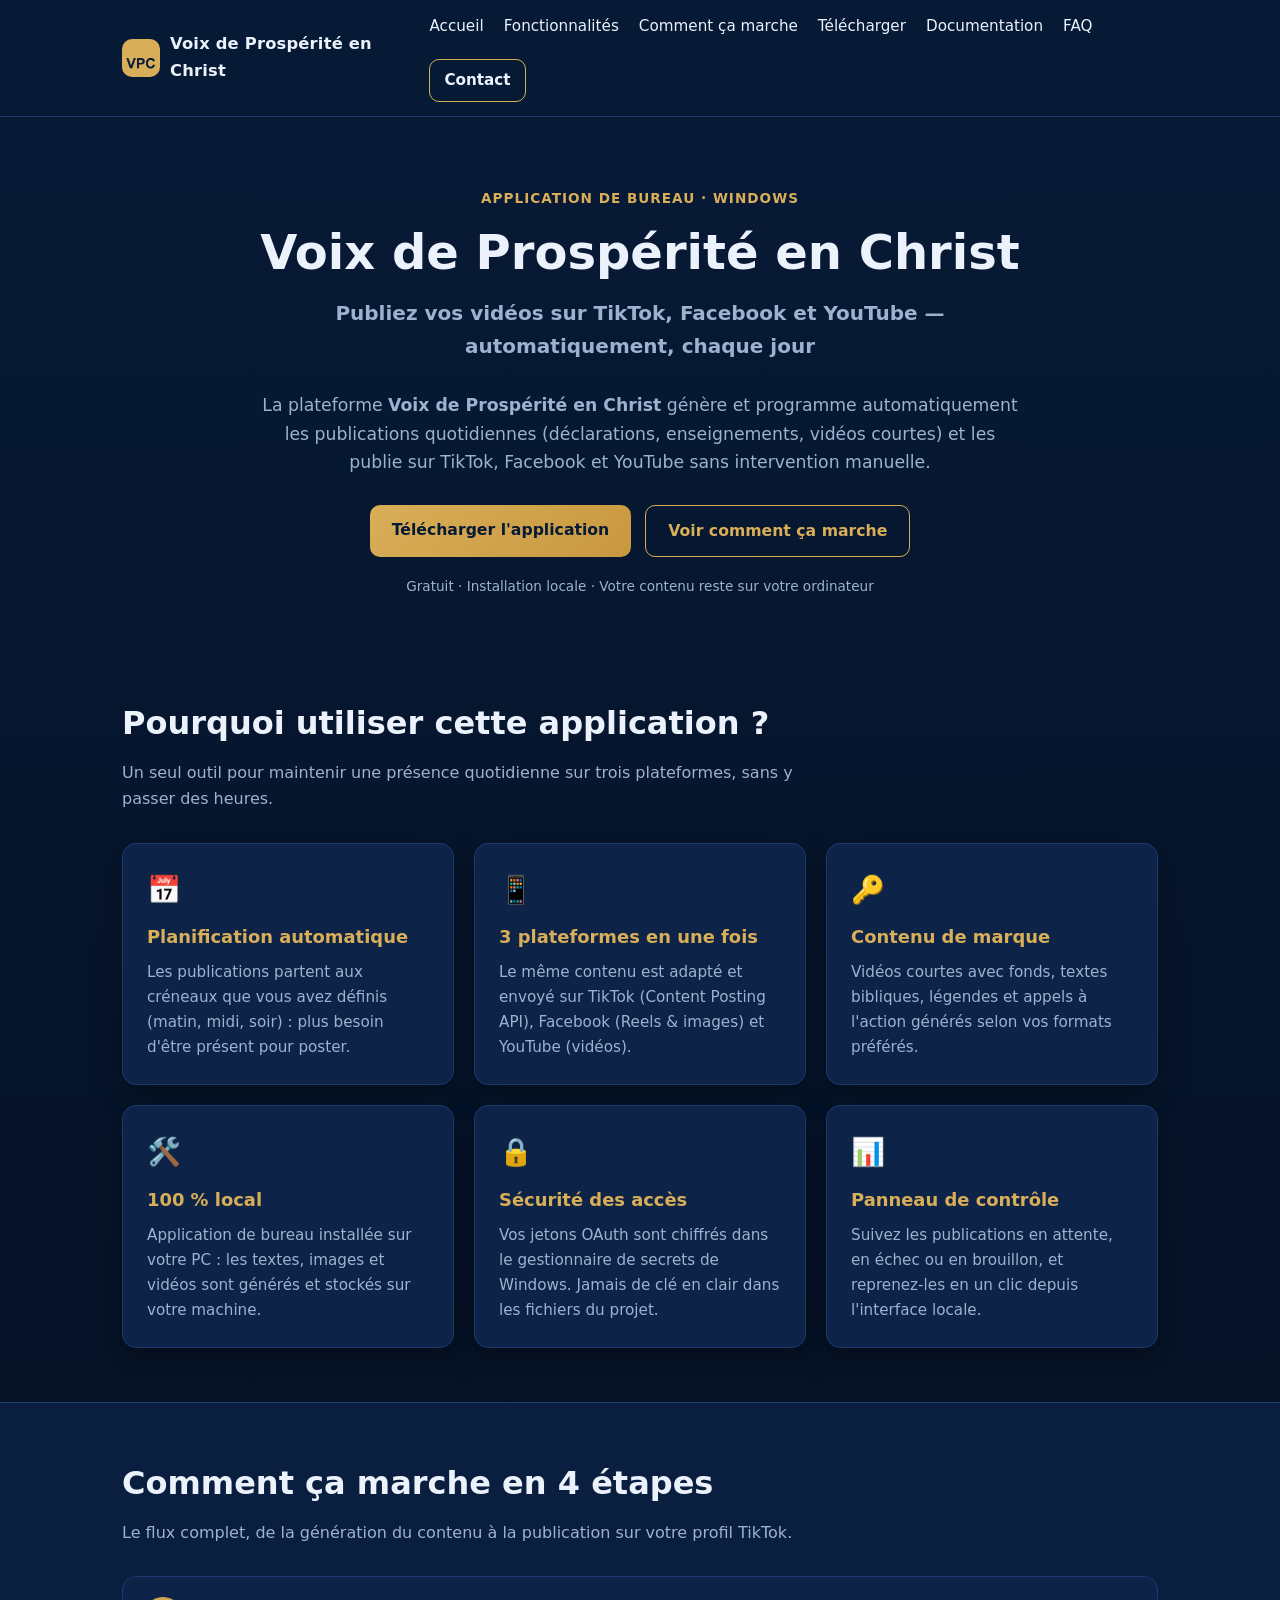
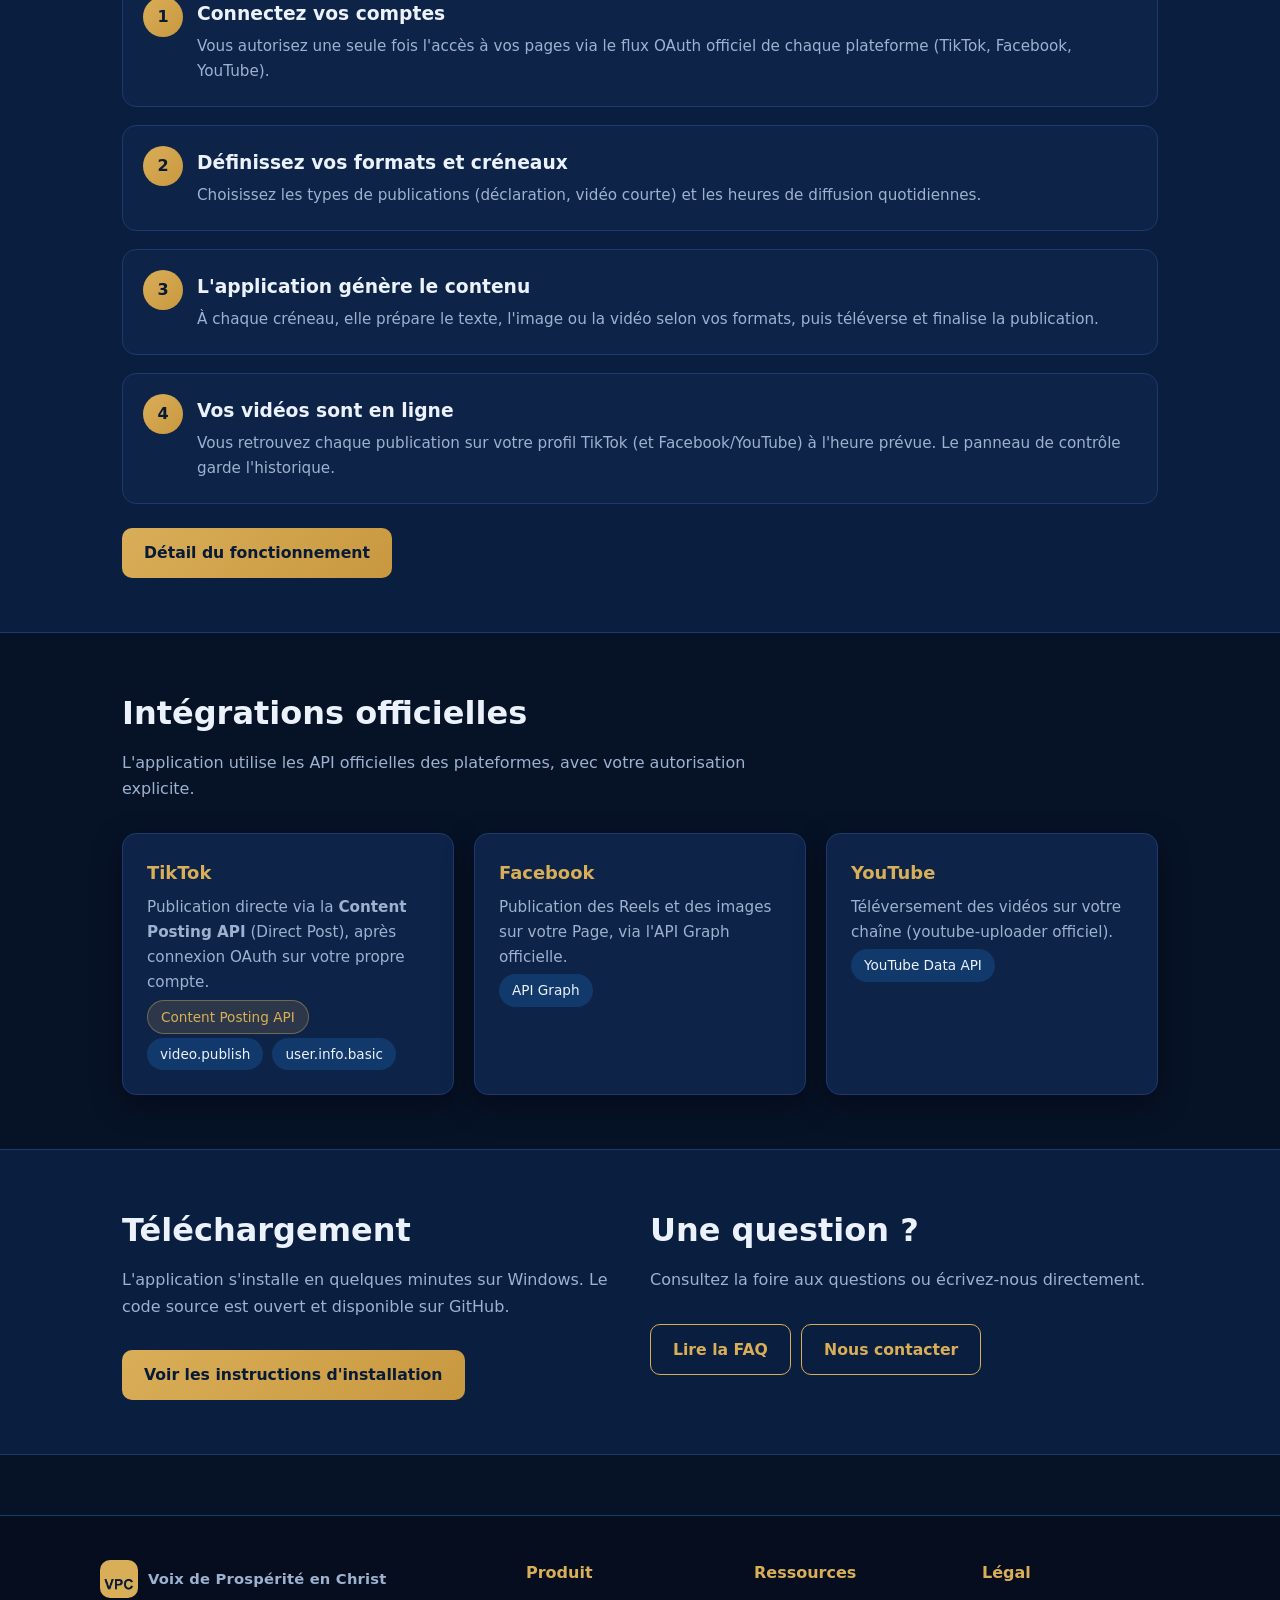
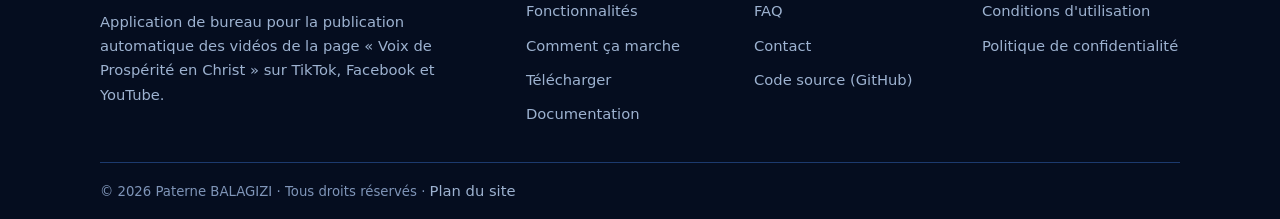
<file: index.html>
﻿<!doctype html>
<html lang="fr"><head>
<meta name="tiktok-developers-site-verification" content="DZ1PIiVGt0Oym69juiEFMK20YsOFN1el" />
<meta charset="utf-8">
<meta name="viewport" content="width=device-width,initial-scale=1">
<title>Voix de Prospérité en Christ</title>
<meta name="description" content="Application de bureau Windows qui publie automatiquement les vidéos courtes et les déclarations de la page « Voix de Prospérité en Christ » sur TikTok, Facebook et YouTube, selon un planning quotidien.">
<link rel="icon" type="image/png" href="assets/favicon.png">
<link rel="stylesheet" href="assets/style.css">
</head><body>
<header class="site-header"><div class="container nav">
<a class="brand" href="index.html"><img class="logo" src="assets/app-icon.png" alt="VPC" width="38" height="38"> Voix de Prospérité en Christ</a>
<button class="nav-toggle" aria-label="Menu" onclick="document.body.classList.toggle('nav-open')">&#9776;</button>
<nav class="nav-menu">
  <a href="index.html">Accueil</a>
  <a href="features.html">Fonctionnalités</a>
  <a href="how-it-works.html">Comment ça marche</a>
  <a href="download.html">Télécharger</a>
  <a href="docs.html">Documentation</a>
  <a href="faq.html">FAQ</a>
  <a href="contact.html" class="btn btn-sm btn-outline">Contact</a>
</nav>
</div></header>

<main>
<section class="hero container">
  <div class="kicker">Application de bureau · Windows</div>
  <h1>Voix de Prospérité en Christ</h1>
  <p class="lead" style="font-size:1.25rem;font-weight:600;margin-top:8px">Publiez vos vidéos sur TikTok, Facebook et YouTube — automatiquement, chaque jour</p>
  <p class="lead">La plateforme <strong>Voix de Prospérité en Christ</strong> génère et programme automatiquement les publications quotidiennes (déclarations, enseignements, vidéos courtes) et les publie sur TikTok, Facebook et YouTube sans intervention manuelle.</p>
  <div class="hero-actions">
    <a class="btn" href="download.html">Télécharger l'application</a>
    <a class="btn btn-outline" href="how-it-works.html">Voir comment ça marche</a>
  </div>
  <p class="hero-note">Gratuit · Installation locale · Votre contenu reste sur votre ordinateur</p>
</section>

<section class="section">
  <div class="container">
    <h2>Pourquoi utiliser cette application&nbsp;?</h2>
    <p class="sub">Un seul outil pour maintenir une présence quotidienne sur trois plateformes, sans y passer des heures.</p>
    <div class="grid grid-3">
      <div class="card"><div class="icon">&#128197;</div><h3>Planification automatique</h3><p>Les publications partent aux créneaux que vous avez définis (matin, midi, soir) : plus besoin d'être présent pour poster.</p></div>
      <div class="card"><div class="icon">&#128241;</div><h3>3 plateformes en une fois</h3><p>Le même contenu est adapté et envoyé sur TikTok (Content Posting API), Facebook (Reels &amp; images) et YouTube (vidéos).</p></div>
      <div class="card"><div class="icon">&#128273;</div><h3>Contenu de marque</h3><p>Vidéos courtes avec fonds, textes bibliques, légendes et appels à l'action générés selon vos formats préférés.</p></div>
      <div class="card"><div class="icon">&#128736;&#65039;</div><h3>100&nbsp;% local</h3><p>Application de bureau installée sur votre PC : les textes, images et vidéos sont générés et stockés sur votre machine.</p></div>
      <div class="card"><div class="icon">&#128274;</div><h3>Sécurité des accès</h3><p>Vos jetons OAuth sont chiffrés dans le gestionnaire de secrets de Windows. Jamais de clé en clair dans les fichiers du projet.</p></div>
      <div class="card"><div class="icon">&#128202;</div><h3>Panneau de contrôle</h3><p>Suivez les publications en attente, en échec ou en brouillon, et reprenez-les en un clic depuis l'interface locale.</p></div>
    </div>
  </div>
</section>

<section class="section section-alt">
  <div class="container">
    <h2>Comment ça marche en 4 étapes</h2>
    <p class="sub">Le flux complet, de la génération du contenu à la publication sur votre profil TikTok.</p>
    <div class="steps">
      <div class="step"><h3>Connectez vos comptes</h3><p>Vous autorisez une seule fois l'accès à vos pages via le flux OAuth officiel de chaque plateforme (TikTok, Facebook, YouTube).</p></div>
      <div class="step"><h3>Définissez vos formats et créneaux</h3><p>Choisissez les types de publications (déclaration, vidéo courte) et les heures de diffusion quotidiennes.</p></div>
      <div class="step"><h3>L'application génère le contenu</h3><p>À chaque créneau, elle prépare le texte, l'image ou la vidéo selon vos formats, puis téléverse et finalise la publication.</p></div>
      <div class="step"><h3>Vos vidéos sont en ligne</h3><p>Vous retrouvez chaque publication sur votre profil TikTok (et Facebook/YouTube) à l'heure prévue. Le panneau de contrôle garde l'historique.</p></div>
    </div>
    <p style="margin-top:24px"><a class="btn" href="how-it-works.html">Détail du fonctionnement</a></p>
  </div>
</section>

<section class="section">
  <div class="container">
    <h2>Intégrations officielles</h2>
    <p class="sub">L'application utilise les API officielles des plateformes, avec votre autorisation explicite.</p>
    <div class="grid grid-3">
      <div class="card">
        <h3>TikTok</h3>
        <p>Publication directe via la <strong>Content Posting API</strong> (Direct Post), après connexion OAuth sur votre propre compte.</p>
        <div>
          <span class="pill gold">Content Posting API</span>
          <span class="pill">video.publish</span>
          <span class="pill">user.info.basic</span>
        </div>
      </div>
      <div class="card"><h3>Facebook</h3><p>Publication des Reels et des images sur votre Page, via l'API Graph officielle.</p><span class="pill">API Graph</span></div>
      <div class="card"><h3>YouTube</h3><p>Téléversement des vidéos sur votre chaîne (youtube-uploader officiel).</p><span class="pill">YouTube Data API</span></div>
    </div>
  </div>
</section>

<section class="section section-alt">
  <div class="container">
    <div class="grid grid-2">
      <div>
        <h2>Téléchargement</h2>
        <p class="sub">L'application s'installe en quelques minutes sur Windows. Le code source est ouvert et disponible sur GitHub.</p>
        <p><a class="btn" href="download.html">Voir les instructions d'installation</a></p>
      </div>
      <div>
        <h2>Une question&nbsp;?</h2>
        <p class="sub">Consultez la foire aux questions ou écrivez-nous directement.</p>
        <p><a class="btn btn-outline" href="faq.html">Lire la FAQ</a>&nbsp;&nbsp;<a class="btn btn-outline" href="contact.html">Nous contacter</a></p>
      </div>
    </div>
  </div>
</section>
</main>

<footer class="site-footer"><div class="container footer-grid">
  <div>
    <a class="brand" href="index.html"><img class="logo" src="assets/app-icon.png" alt="VPC" width="38" height="38"> Voix de Prospérité en Christ</a>
    <p class="about" style="margin-top:12px">Application de bureau pour la publication automatique des vidéos de la page « Voix de Prospérité en Christ » sur TikTok, Facebook et YouTube.</p>
  </div>
  <div><h4>Produit</h4><ul>
    <li><a href="features.html">Fonctionnalités</a></li>
    <li><a href="how-it-works.html">Comment ça marche</a></li>
    <li><a href="download.html">Télécharger</a></li>
    <li><a href="docs.html">Documentation</a></li>
  </ul></div>
  <div><h4>Ressources</h4><ul>
    <li><a href="faq.html">FAQ</a></li>
    <li><a href="contact.html">Contact</a></li>
    <li><a href="https://github.com/Paterne01/voix-de-prosperite-en-christ" target="_blank" rel="noopener">Code source (GitHub)</a></li>
  </ul></div>
  <div><h4>Légal</h4><ul>
    <li><a href="terms.html">Conditions d'utilisation</a></li>
    <li><a href="privacy.html">Politique de confidentialité</a></li>
  </ul></div>
</div>
<div class="container copyright">© <span data-year>2026</span> Paterne BALAGIZI · Tous droits réservés · <a href="sitemap.xml">Plan du site</a></div>
</footer>
<script src="assets/main.js"></script>
</body></html>
</file>
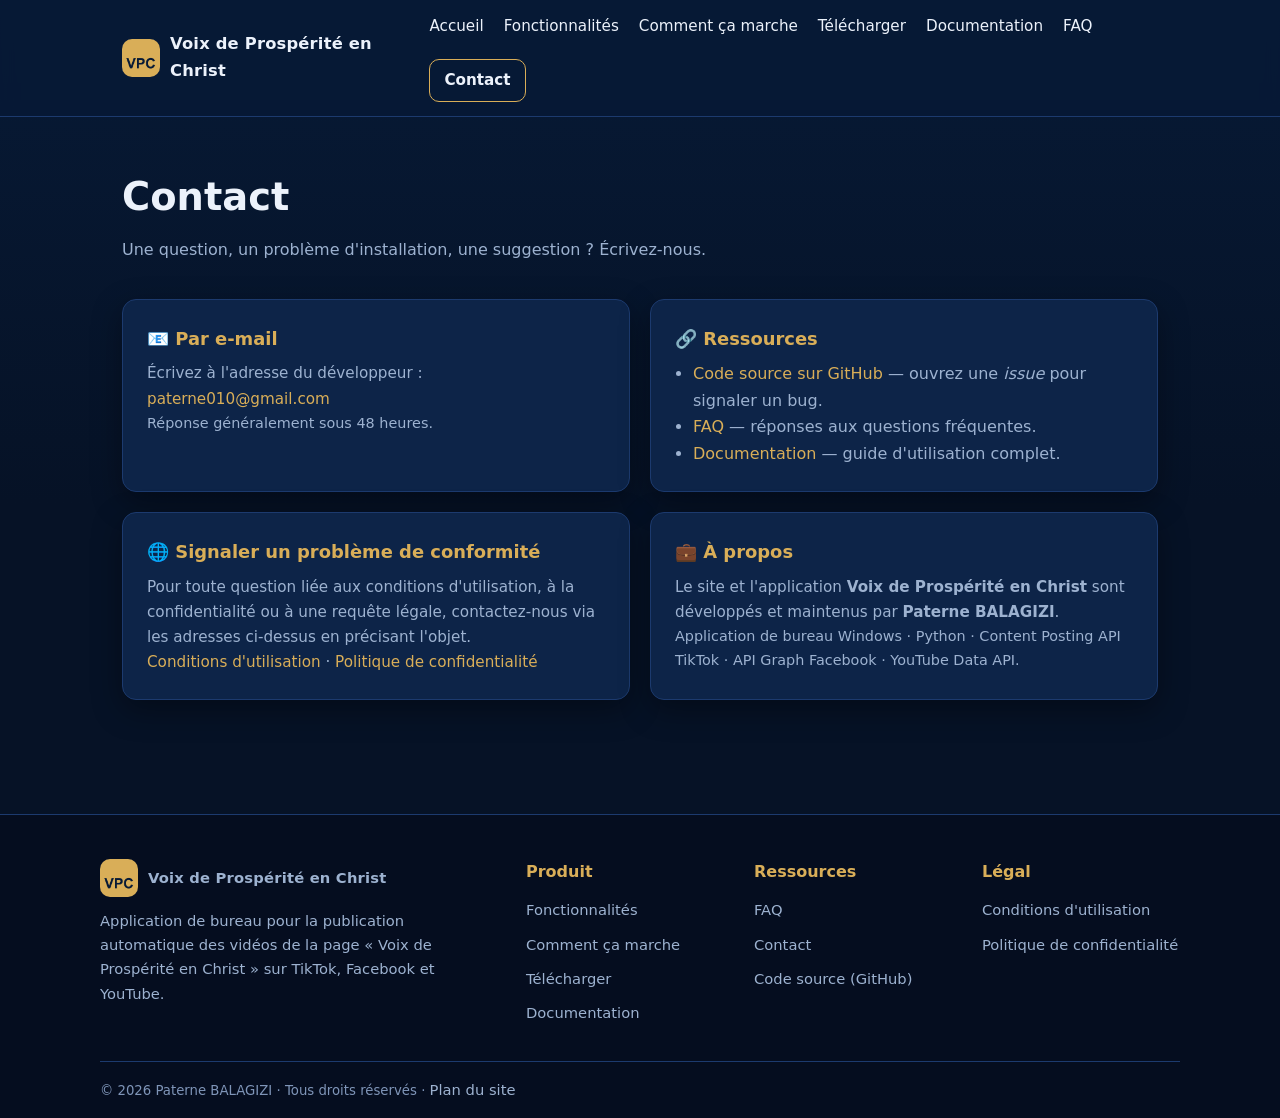
<file: contact.html>
﻿<!doctype html>
<html lang="fr"><head>
<meta name="tiktok-developers-site-verification" content="DZ1PIiVGt0Oym69juiEFMK20YsOFN1el" />
<meta charset="utf-8">
<meta name="viewport" content="width=device-width,initial-scale=1">
<title>Contact — Voix de Prospérité en Christ</title>
<meta name="description" content="Contacter le développeur de l'application de publication automatique TikTok, Facebook et YouTube.">
<link rel="icon" type="image/png" href="assets/favicon.png">
<link rel="stylesheet" href="assets/style.css">
</head><body>
<header class="site-header"><div class="container nav">
<a class="brand" href="index.html"><img class="logo" src="assets/app-icon.png" alt="VPC" width="38" height="38"> Voix de Prospérité en Christ</a>
<button class="nav-toggle" aria-label="Menu" onclick="document.body.classList.toggle('nav-open')">&#9776;</button>
<nav class="nav-menu">
  <a href="index.html">Accueil</a>
  <a href="features.html">Fonctionnalités</a>
  <a href="how-it-works.html">Comment ça marche</a>
  <a href="download.html">Télécharger</a>
  <a href="docs.html">Documentation</a>
  <a href="faq.html">FAQ</a>
  <a href="contact.html" class="btn btn-sm btn-outline">Contact</a>
</nav>
</div></header>

<main class="container">
<section class="page-head">
  <h1>Contact</h1>
  <p class="sub">Une question, un problème d'installation, une suggestion&nbsp;? Écrivez-nous.</p>
</section>

<section class="section" style="padding-top:16px">
  <div class="grid grid-2">
    <div class="card">
      <h3>&#128231; Par e-mail</h3>
      <p>Écrivez à l'adresse du développeur&nbsp;:</p>
      <p><a href="mailto:paterne010@gmail.com">paterne010@gmail.com</a></p>
      <p style="color:var(--muted);font-size:0.9rem">Réponse généralement sous 48&nbsp;heures.</p>
    </div>
    <div class="card">
      <h3>&#128279; Ressources</h3>
      <ul style="padding-left:18px;color:var(--muted)">
        <li><a href="https://github.com/Paterne01/voix-de-prosperite-en-christ" target="_blank" rel="noopener">Code source sur GitHub</a> — ouvrez une <em>issue</em> pour signaler un bug.</li>
        <li><a href="faq.html">FAQ</a> — réponses aux questions fréquentes.</li>
        <li><a href="docs.html">Documentation</a> — guide d'utilisation complet.</li>
      </ul>
    </div>
    <div class="card">
      <h3>&#127760; Signaler un problème de conformité</h3>
      <p>Pour toute question liée aux conditions d'utilisation, à la confidentialité ou à une requête légale, contactez-nous via les adresses ci-dessus en précisant l'objet.</p>
      <p><a href="terms.html">Conditions d'utilisation</a> · <a href="privacy.html">Politique de confidentialité</a></p>
    </div>
    <div class="card">
      <h3>&#128188; À propos</h3>
      <p>Le site et l'application <strong>Voix de Prospérité en Christ</strong> sont développés et maintenus par <strong>Paterne BALAGIZI</strong>.</p>
      <p style="color:var(--muted);font-size:0.9rem">Application de bureau Windows · Python · Content Posting API TikTok · API Graph Facebook · YouTube Data API.</p>
    </div>
  </div>
</section>
</main>

<footer class="site-footer"><div class="container footer-grid">
  <div>
    <a class="brand" href="index.html"><img class="logo" src="assets/app-icon.png" alt="VPC" width="38" height="38"> Voix de Prospérité en Christ</a>
    <p class="about" style="margin-top:12px">Application de bureau pour la publication automatique des vidéos de la page « Voix de Prospérité en Christ » sur TikTok, Facebook et YouTube.</p>
  </div>
  <div><h4>Produit</h4><ul>
    <li><a href="features.html">Fonctionnalités</a></li>
    <li><a href="how-it-works.html">Comment ça marche</a></li>
    <li><a href="download.html">Télécharger</a></li>
    <li><a href="docs.html">Documentation</a></li>
  </ul></div>
  <div><h4>Ressources</h4><ul>
    <li><a href="faq.html">FAQ</a></li>
    <li><a href="contact.html">Contact</a></li>
    <li><a href="https://github.com/Paterne01/voix-de-prosperite-en-christ" target="_blank" rel="noopener">Code source (GitHub)</a></li>
  </ul></div>
  <div><h4>Légal</h4><ul>
    <li><a href="terms.html">Conditions d'utilisation</a></li>
    <li><a href="privacy.html">Politique de confidentialité</a></li>
  </ul></div>
</div>
<div class="container copyright">© <span data-year>2026</span> Paterne BALAGIZI · Tous droits réservés · <a href="sitemap.xml">Plan du site</a></div>
</footer>
<script src="assets/main.js"></script>
</body></html>
</file>
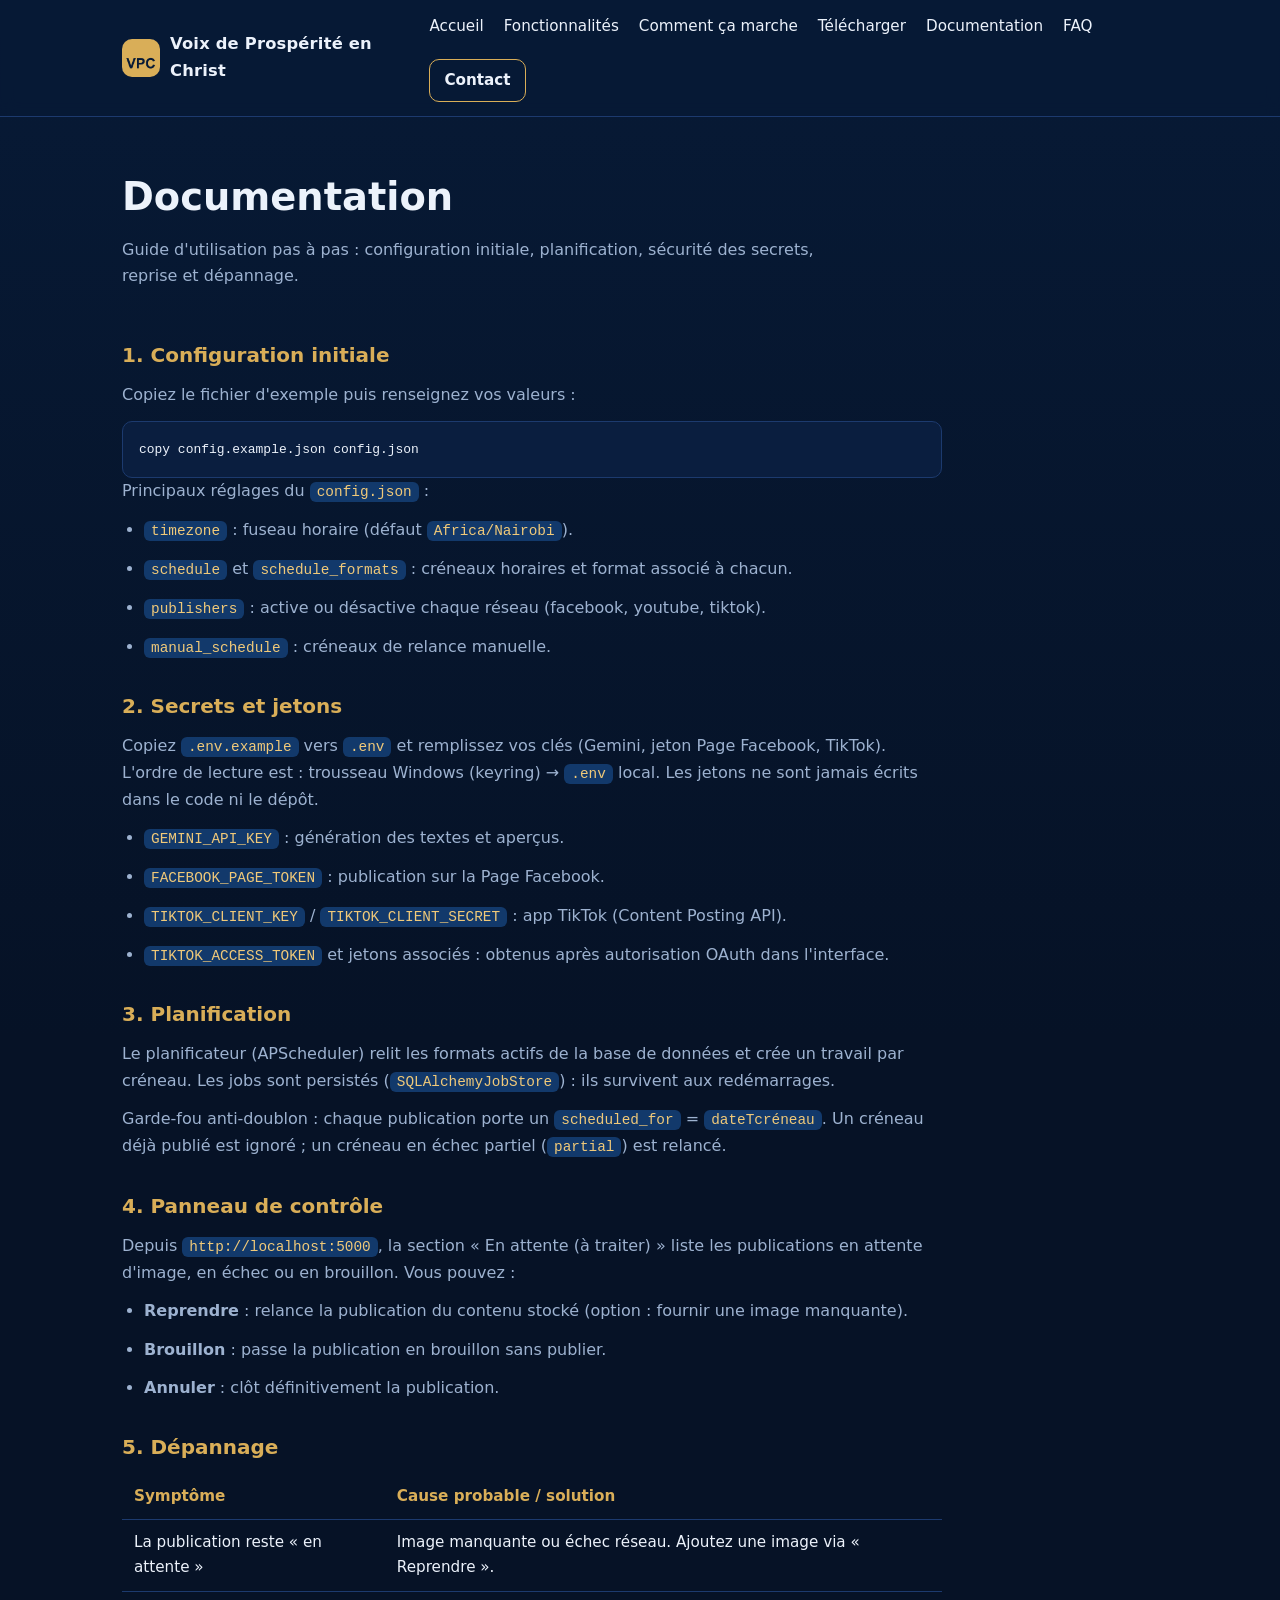
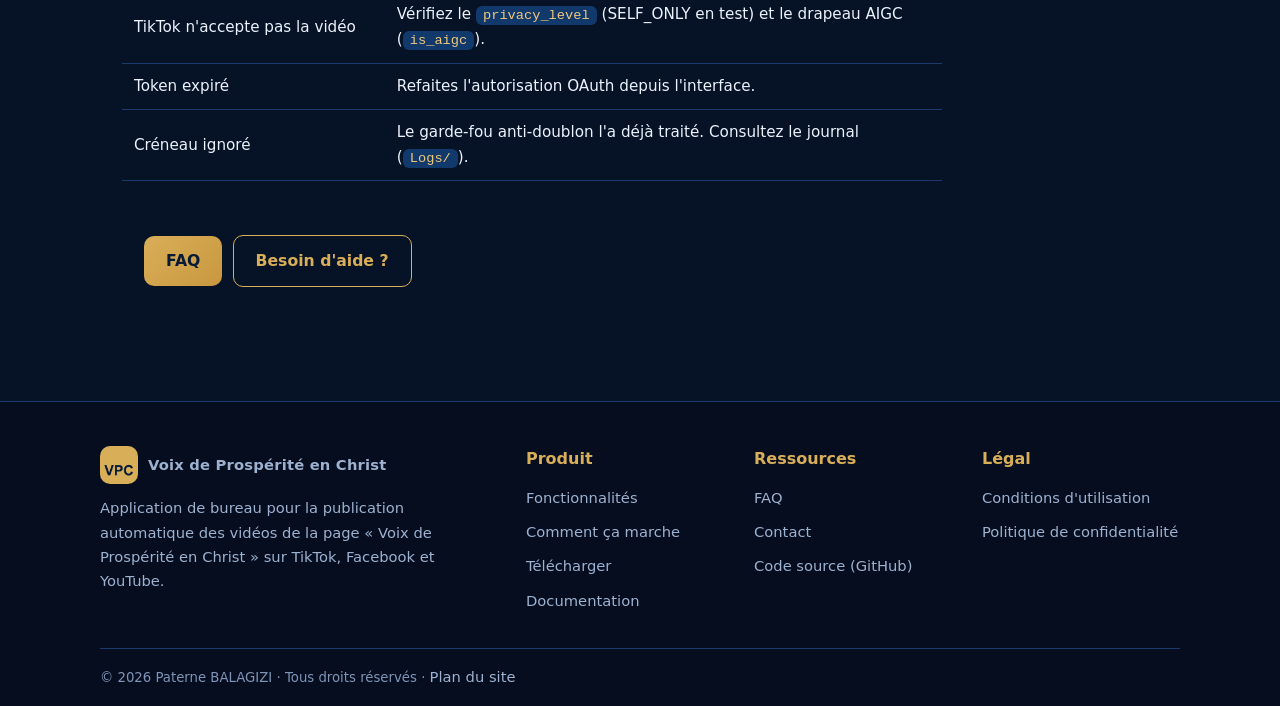
<file: docs.html>
﻿<!doctype html>
<html lang="fr"><head>
<meta name="tiktok-developers-site-verification" content="DZ1PIiVGt0Oym69juiEFMK20YsOFN1el" />
<meta charset="utf-8">
<meta name="viewport" content="width=device-width,initial-scale=1">
<title>Documentation — Voix de Prospérité en Christ</title>
<meta name="description" content="Documentation d'utilisation : configuration, planification des publications, gestion des secrets, reprise des publications en erreur et dépannage.">
<link rel="icon" type="image/png" href="assets/favicon.png">
<link rel="stylesheet" href="assets/style.css">
</head><body>
<header class="site-header"><div class="container nav">
<a class="brand" href="index.html"><img class="logo" src="assets/app-icon.png" alt="VPC" width="38" height="38"> Voix de Prospérité en Christ</a>
<button class="nav-toggle" aria-label="Menu" onclick="document.body.classList.toggle('nav-open')">&#9776;</button>
<nav class="nav-menu">
  <a href="index.html">Accueil</a>
  <a href="features.html">Fonctionnalités</a>
  <a href="how-it-works.html">Comment ça marche</a>
  <a href="download.html">Télécharger</a>
  <a href="docs.html">Documentation</a>
  <a href="faq.html">FAQ</a>
  <a href="contact.html" class="btn btn-sm btn-outline">Contact</a>
</nav>
</div></header>

<main class="container">
<section class="page-head">
  <h1>Documentation</h1>
  <p class="sub">Guide d'utilisation pas à pas : configuration initiale, planification, sécurité des secrets, reprise et dépannage.</p>
</section>

<article class="prose">
  <h2>1. Configuration initiale</h2>
  <p>Copiez le fichier d'exemple puis renseignez vos valeurs :</p>
  <pre><code>copy config.example.json config.json</code></pre>
  <p>Principaux réglages du <code>config.json</code>&nbsp;:</p>
  <ul>
    <li><code>timezone</code> : fuseau horaire (défaut <code>Africa/Nairobi</code>).</li>
    <li><code>schedule</code> et <code>schedule_formats</code> : créneaux horaires et format associé à chacun.</li>
    <li><code>publishers</code> : active ou désactive chaque réseau (facebook, youtube, tiktok).</li>
    <li><code>manual_schedule</code> : créneaux de relance manuelle.</li>
  </ul>

  <h2>2. Secrets et jetons</h2>
  <p>Copiez <code>.env.example</code> vers <code>.env</code> et remplissez vos clés (Gemini, jeton Page Facebook, TikTok). L'ordre de lecture est : trousseau Windows (keyring) &rarr; <code>.env</code> local. Les jetons ne sont jamais écrits dans le code ni le dépôt.</p>
  <ul>
    <li><code>GEMINI_API_KEY</code> : génération des textes et aperçus.</li>
    <li><code>FACEBOOK_PAGE_TOKEN</code> : publication sur la Page Facebook.</li>
    <li><code>TIKTOK_CLIENT_KEY</code> / <code>TIKTOK_CLIENT_SECRET</code> : app TikTok (Content Posting API).</li>
    <li><code>TIKTOK_ACCESS_TOKEN</code> et jetons associés : obtenus après autorisation OAuth dans l'interface.</li>
  </ul>

  <h2>3. Planification</h2>
  <p>Le planificateur (APScheduler) relit les formats actifs de la base de données et crée un travail par créneau. Les jobs sont persistés (<code>SQLAlchemyJobStore</code>) : ils survivent aux redémarrages.</p>
  <p>Garde-fou anti-doublon : chaque publication porte un <code>scheduled_for</code> = <code>dateTcréneau</code>. Un créneau déjà publié est ignoré&nbsp;; un créneau en échec partiel (<code>partial</code>) est relancé.</p>

  <h2>4. Panneau de contrôle</h2>
  <p>Depuis <code>http://localhost:5000</code>, la section « En attente (à traiter) » liste les publications en attente d'image, en échec ou en brouillon. Vous pouvez&nbsp;:</p>
  <ul>
    <li><strong>Reprendre</strong> : relance la publication du contenu stocké (option : fournir une image manquante).</li>
    <li><strong>Brouillon</strong> : passe la publication en brouillon sans publier.</li>
    <li><strong>Annuler</strong> : clôt définitivement la publication.</li>
  </ul>

  <h2>5. Dépannage</h2>
  <table>
    <tr><th>Symptôme</th><th>Cause probable / solution</th></tr>
    <tr><td>La publication reste « en attente »</td><td>Image manquante ou échec réseau. Ajoutez une image via « Reprendre ».</td></tr>
    <tr><td>TikTok n'accepte pas la vidéo</td><td>Vérifiez le <code>privacy_level</code> (SELF_ONLY en test) et le drapeau AIGC (<code>is_aigc</code>).</td></tr>
    <tr><td>Token expiré</td><td>Refaites l'autorisation OAuth depuis l'interface.</td></tr>
    <tr><td>Créneau ignoré</td><td>Le garde-fou anti-doublon l'a déjà traité. Consultez le journal (<code>Logs/</code>).</td></tr>
  </table>
</article>

<section class="section">
  <div class="container">
    <p><a class="btn" href="faq.html">FAQ</a>&nbsp;&nbsp;<a class="btn btn-outline" href="contact.html">Besoin d'aide ?</a></p>
  </div>
</section>
</main>

<footer class="site-footer"><div class="container footer-grid">
  <div>
    <a class="brand" href="index.html"><img class="logo" src="assets/app-icon.png" alt="VPC" width="38" height="38"> Voix de Prospérité en Christ</a>
    <p class="about" style="margin-top:12px">Application de bureau pour la publication automatique des vidéos de la page « Voix de Prospérité en Christ » sur TikTok, Facebook et YouTube.</p>
  </div>
  <div><h4>Produit</h4><ul>
    <li><a href="features.html">Fonctionnalités</a></li>
    <li><a href="how-it-works.html">Comment ça marche</a></li>
    <li><a href="download.html">Télécharger</a></li>
    <li><a href="docs.html">Documentation</a></li>
  </ul></div>
  <div><h4>Ressources</h4><ul>
    <li><a href="faq.html">FAQ</a></li>
    <li><a href="contact.html">Contact</a></li>
    <li><a href="https://github.com/Paterne01/voix-de-prosperite-en-christ" target="_blank" rel="noopener">Code source (GitHub)</a></li>
  </ul></div>
  <div><h4>Légal</h4><ul>
    <li><a href="terms.html">Conditions d'utilisation</a></li>
    <li><a href="privacy.html">Politique de confidentialité</a></li>
  </ul></div>
</div>
<div class="container copyright">© <span data-year>2026</span> Paterne BALAGIZI · Tous droits réservés · <a href="sitemap.xml">Plan du site</a></div>
</footer>
<script src="assets/main.js"></script>
</body></html>
</file>
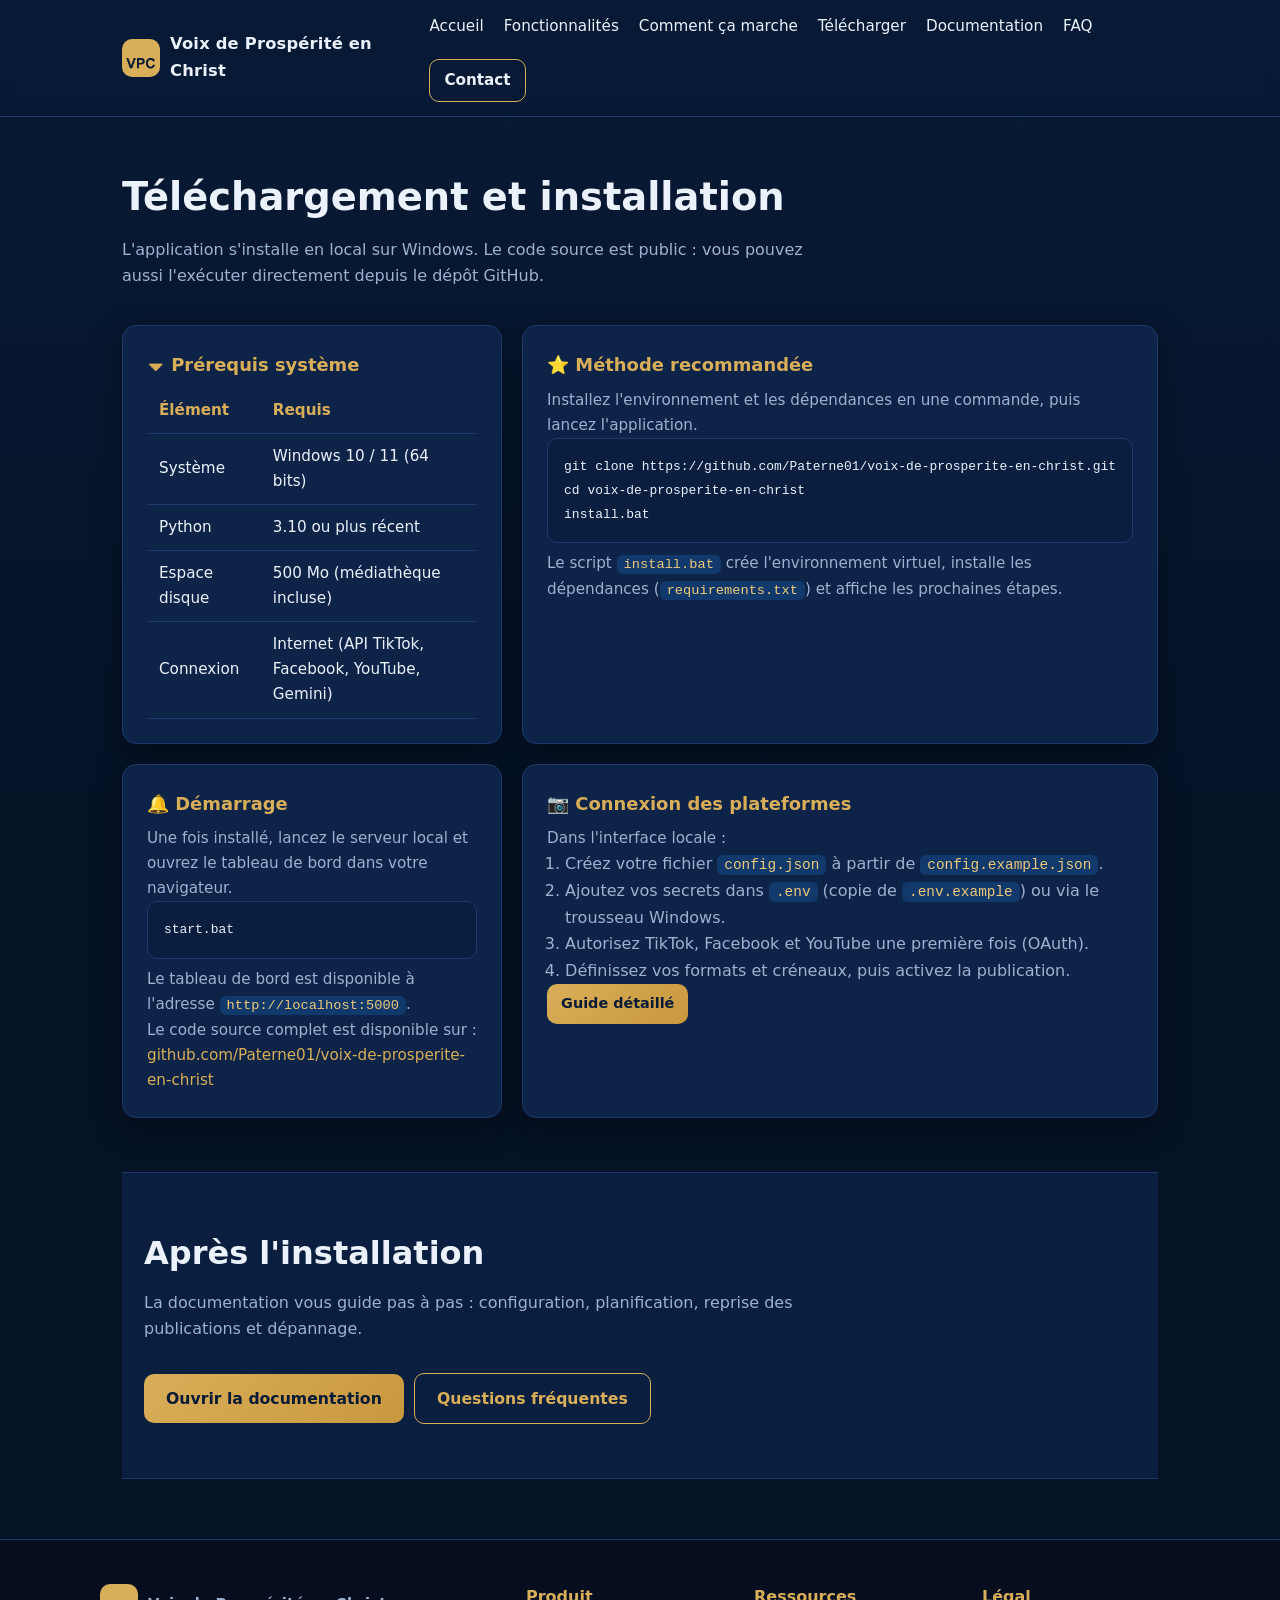
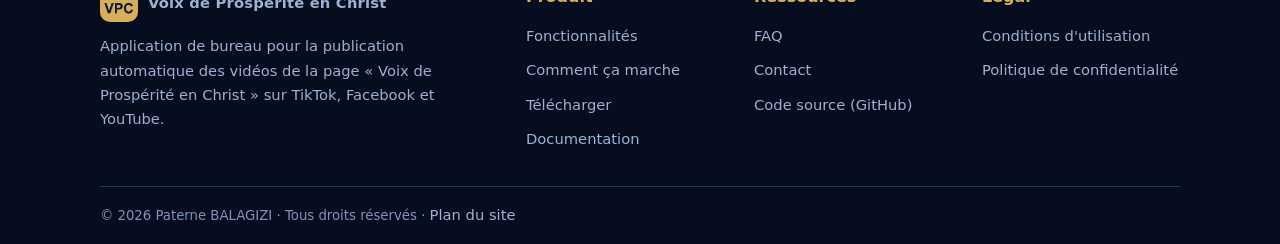
<file: download.html>
﻿<!doctype html>
<html lang="fr"><head>
<meta name="tiktok-developers-site-verification" content="DZ1PIiVGt0Oym69juiEFMK20YsOFN1el" />
<meta charset="utf-8">
<meta name="viewport" content="width=device-width,initial-scale=1">
<title>Télécharger — Voix de Prospérité en Christ</title>
<meta name="description" content="Téléchargez et installez l'application de publication automatique TikTok, Facebook et YouTube sur Windows. Guide d'installation complet.">
<link rel="icon" type="image/png" href="assets/favicon.png">
<link rel="stylesheet" href="assets/style.css">
</head><body>
<header class="site-header"><div class="container nav">
<a class="brand" href="index.html"><img class="logo" src="assets/app-icon.png" alt="VPC" width="38" height="38"> Voix de Prospérité en Christ</a>
<button class="nav-toggle" aria-label="Menu" onclick="document.body.classList.toggle('nav-open')">&#9776;</button>
<nav class="nav-menu">
  <a href="index.html">Accueil</a>
  <a href="features.html">Fonctionnalités</a>
  <a href="how-it-works.html">Comment ça marche</a>
  <a href="download.html">Télécharger</a>
  <a href="docs.html">Documentation</a>
  <a href="faq.html">FAQ</a>
  <a href="contact.html" class="btn btn-sm btn-outline">Contact</a>
</nav>
</div></header>

<main class="container">
<section class="page-head">
  <h1>Téléchargement et installation</h1>
  <p class="sub">L'application s'installe en local sur Windows. Le code source est public : vous pouvez aussi l'exécuter directement depuis le dépôt GitHub.</p>
</section>

<section class="section" style="padding-top:16px">
  <div class="grid grid-2">
    <div class="card">
      <h3>&#128899;&#65039; Prérequis système</h3>
      <table>
        <tr><th>Élément</th><th>Requis</th></tr>
        <tr><td>Système</td><td>Windows 10 / 11 (64 bits)</td></tr>
        <tr><td>Python</td><td>3.10 ou plus récent</td></tr>
        <tr><td>Espace disque</td><td>500 Mo (médiathèque incluse)</td></tr>
        <tr><td>Connexion</td><td>Internet (API TikTok, Facebook, YouTube, Gemini)</td></tr>
      </table>
    </div>
    <div class="card">
      <h3>&#11088; Méthode recommandée</h3>
      <p>Installez l'environnement et les dépendances en une commande, puis lancez l'application.</p>
      <pre><code>git clone https://github.com/Paterne01/voix-de-prosperite-en-christ.git
cd voix-de-prosperite-en-christ
install.bat</code></pre>
      <p style="margin-top:8px">Le script <code>install.bat</code> crée l'environnement virtuel, installe les dépendances (<code>requirements.txt</code>) et affiche les prochaines étapes.</p>
    </div>
    <div class="card">
      <h3>&#128276; Démarrage</h3>
      <p>Une fois installé, lancez le serveur local et ouvrez le tableau de bord dans votre navigateur.</p>
      <pre><code>start.bat</code></pre>
      <p style="margin-top:8px">Le tableau de bord est disponible à l'adresse <code>http://localhost:5000</code>.</p>
      <p>Le code source complet est disponible sur&nbsp;: <a href="https://github.com/Paterne01/voix-de-prosperite-en-christ" target="_blank" rel="noopener">github.com/Paterne01/voix-de-prosperite-en-christ</a></p>
    </div>
    <div class="card">
      <h3>&#128247; Connexion des plateformes</h3>
      <p>Dans l'interface locale :</p>
      <ol style="padding-left:18px;color:var(--muted)">
        <li>Créez votre fichier <code>config.json</code> à partir de <code>config.example.json</code>.</li>
        <li>Ajoutez vos secrets dans <code>.env</code> (copie de <code>.env.example</code>) ou via le trousseau Windows.</li>
        <li>Autorisez TikTok, Facebook et YouTube une première fois (OAuth).</li>
        <li>Définissez vos formats et créneaux, puis activez la publication.</li>
      </ol>
      <p><a class="btn btn-sm" href="docs.html">Guide détaillé</a></p>
    </div>
  </div>
</section>

<section class="section section-alt">
  <div class="container">
    <h2>Après l'installation</h2>
    <p class="sub">La documentation vous guide pas à pas : configuration, planification, reprise des publications et dépannage.</p>
    <p><a class="btn" href="docs.html">Ouvrir la documentation</a>&nbsp;&nbsp;<a class="btn btn-outline" href="faq.html">Questions fréquentes</a></p>
  </div>
</section>
</main>

<footer class="site-footer"><div class="container footer-grid">
  <div>
    <a class="brand" href="index.html"><img class="logo" src="assets/app-icon.png" alt="VPC" width="38" height="38"> Voix de Prospérité en Christ</a>
    <p class="about" style="margin-top:12px">Application de bureau pour la publication automatique des vidéos de la page « Voix de Prospérité en Christ » sur TikTok, Facebook et YouTube.</p>
  </div>
  <div><h4>Produit</h4><ul>
    <li><a href="features.html">Fonctionnalités</a></li>
    <li><a href="how-it-works.html">Comment ça marche</a></li>
    <li><a href="download.html">Télécharger</a></li>
    <li><a href="docs.html">Documentation</a></li>
  </ul></div>
  <div><h4>Ressources</h4><ul>
    <li><a href="faq.html">FAQ</a></li>
    <li><a href="contact.html">Contact</a></li>
    <li><a href="https://github.com/Paterne01/voix-de-prosperite-en-christ" target="_blank" rel="noopener">Code source (GitHub)</a></li>
  </ul></div>
  <div><h4>Légal</h4><ul>
    <li><a href="terms.html">Conditions d'utilisation</a></li>
    <li><a href="privacy.html">Politique de confidentialité</a></li>
  </ul></div>
</div>
<div class="container copyright">© <span data-year>2026</span> Paterne BALAGIZI · Tous droits réservés · <a href="sitemap.xml">Plan du site</a></div>
</footer>
<script src="assets/main.js"></script>
</body></html>
</file>
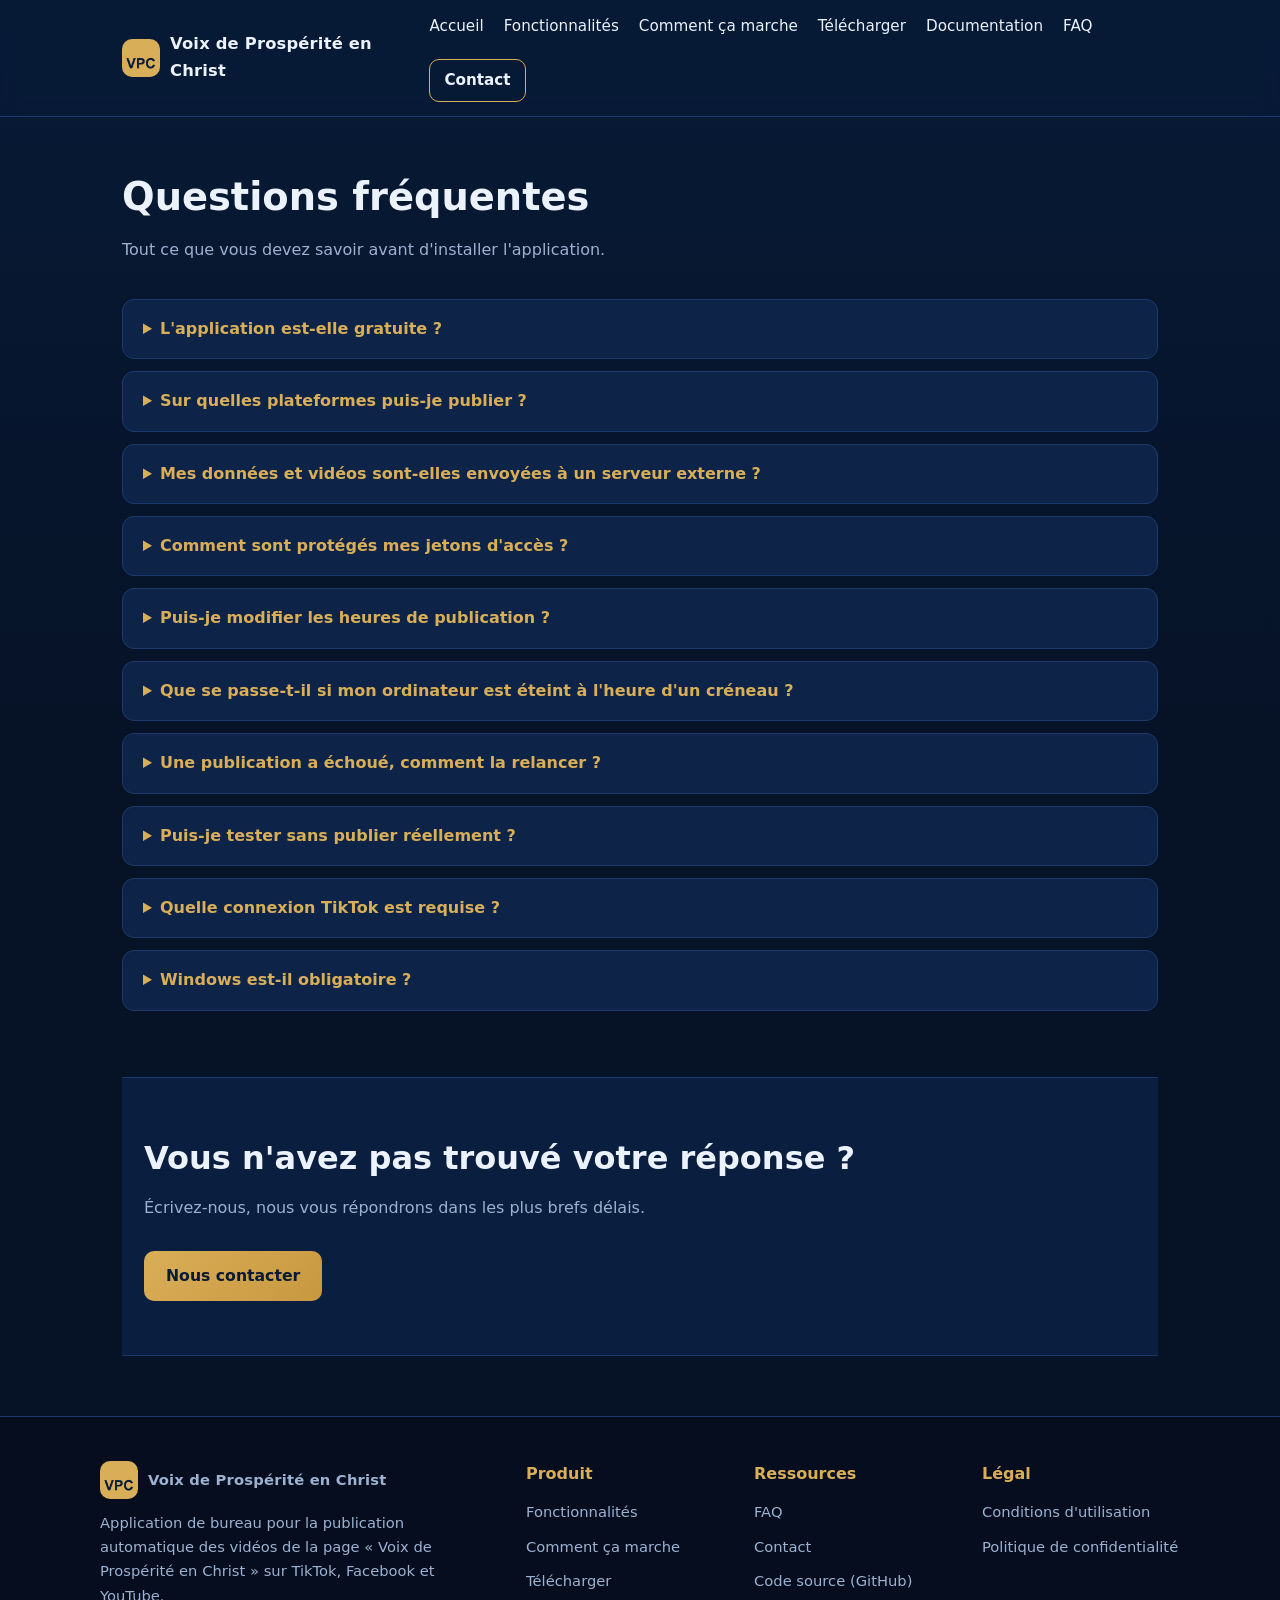
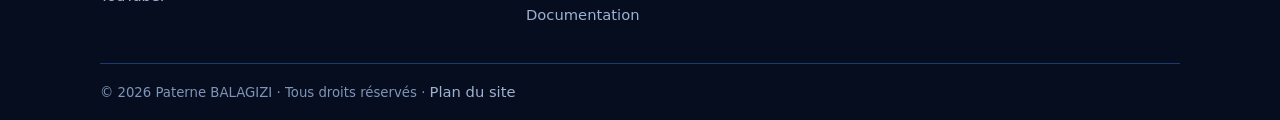
<file: faq.html>
﻿<!doctype html>
<html lang="fr"><head>
<meta name="tiktok-developers-site-verification" content="DZ1PIiVGt0Oym69juiEFMK20YsOFN1el" />
<meta charset="utf-8">
<meta name="viewport" content="width=device-width,initial-scale=1">
<title>Questions fréquentes — Voix de Prospérité en Christ</title>
<meta name="description" content="Réponses aux questions fréquentes sur l'application de publication automatique : gratuité, plateformes, sécurité, installation, fonctionnalités.">
<link rel="icon" type="image/png" href="assets/favicon.png">
<link rel="stylesheet" href="assets/style.css">
</head><body>
<header class="site-header"><div class="container nav">
<a class="brand" href="index.html"><img class="logo" src="assets/app-icon.png" alt="VPC" width="38" height="38"> Voix de Prospérité en Christ</a>
<button class="nav-toggle" aria-label="Menu" onclick="document.body.classList.toggle('nav-open')">&#9776;</button>
<nav class="nav-menu">
  <a href="index.html">Accueil</a>
  <a href="features.html">Fonctionnalités</a>
  <a href="how-it-works.html">Comment ça marche</a>
  <a href="download.html">Télécharger</a>
  <a href="docs.html">Documentation</a>
  <a href="faq.html">FAQ</a>
  <a href="contact.html" class="btn btn-sm btn-outline">Contact</a>
</nav>
</div></header>

<main class="container">
<section class="page-head">
  <h1>Questions fréquentes</h1>
  <p class="sub">Tout ce que vous devez savoir avant d'installer l'application.</p>
</section>

<section class="section" style="padding-top:16px">
  <div class="faq">
    <details><summary>L'application est-elle gratuite&nbsp;?</summary><p>Oui. L'application est gratuite pour son usage prévu (le propriétaire de la page). Certaines fonctionnalités avancées sont réservées à un tier « pro » ; le blocage est transparent (publication ignorée avec motif).</p></details>
    <details><summary>Sur quelles plateformes puis-je publier&nbsp;?</summary><p>TikTok (Content Posting API, Direct Post), Facebook (Reels et images via l'API Graph) et YouTube (téléversement vidéo). Chaque réseau peut être activé ou désactivé dans la configuration.</p></details>
    <details><summary>Mes données et vidéos sont-elles envoyées à un serveur externe&nbsp;?</summary><p>Non. L'application est locale&nbsp;: textes, images et vidéos sont générés et stockés sur votre ordinateur. Seules les publications sont envoyées, avec votre autorisation, aux plateformes que vous avez configurées (TikTok, Facebook, YouTube) et au service de génération de texte que vous utilisez.</p></details>
    <details><summary>Comment sont protégés mes jetons d'accès&nbsp;?</summary><p>Les jetons OAuth sont chiffrés dans le gestionnaire de secrets de Windows (keyring), avec repli sur un fichier <code>.env</code> local jamais versionné. Ils ne sont jamais écrits en clair dans le code ni le dépôt public.</p></details>
    <details><summary>Puis-je modifier les heures de publication&nbsp;?</summary><p>Oui. Les créneaux quotidiens sont configurables (défaut : 00h, 08h, 12h, 16h). Vous pouvez aussi définir des formats avec leurs propres heures et réseaux.</p></details>
    <details><summary>Que se passe-t-il si mon ordinateur est éteint à l'heure d'un créneau&nbsp;?</summary><p>Le planificateur rattrape automatiquement les créneaux manqués au prochain démarrage, sans republier deux fois le même créneau (garde-fou anti-doublon).</p></details>
    <details><summary>Une publication a échoué, comment la relancer&nbsp;?</summary><p>Ouvrez le tableau de bord local (<code>http://localhost:5000</code>), section « En attente ». Vous pouvez reprendre la publication (avec une image si elle manque), la passer en brouillon ou l'annuler.</p></details>
    <details><summary>Puis-je tester sans publier réellement&nbsp;?</summary><p>Oui. Le lancement en mode sec (dry-run) prépare et vérifie le contenu sans rien publier. Utile avant la première mise en production.</p></details>
    <details><summary>Quelle connexion TikTok est requise&nbsp;?</summary><p>L'application utilise la Content Posting API (Direct Post) de votre propre application TikTok, avec les scopes <code>video.publish</code> et <code>user.info.basic</code>. La publication se fait uniquement sur le compte que vous autorisez.</p></details>
    <details><summary>Windows est-il obligatoire&nbsp;?</summary><p>L'application cible Windows (scripts d'installation et de lancement fournis). Le code est en Python et peut être adapté à d'autres systèmes.</p></details>
  </div>
</section>

<section class="section section-alt">
  <div class="container">
    <h2>Vous n'avez pas trouvé votre réponse&nbsp;?</h2>
    <p class="sub">Écrivez-nous, nous vous répondrons dans les plus brefs délais.</p>
    <p><a class="btn" href="contact.html">Nous contacter</a></p>
  </div>
</section>
</main>

<footer class="site-footer"><div class="container footer-grid">
  <div>
    <a class="brand" href="index.html"><img class="logo" src="assets/app-icon.png" alt="VPC" width="38" height="38"> Voix de Prospérité en Christ</a>
    <p class="about" style="margin-top:12px">Application de bureau pour la publication automatique des vidéos de la page « Voix de Prospérité en Christ » sur TikTok, Facebook et YouTube.</p>
  </div>
  <div><h4>Produit</h4><ul>
    <li><a href="features.html">Fonctionnalités</a></li>
    <li><a href="how-it-works.html">Comment ça marche</a></li>
    <li><a href="download.html">Télécharger</a></li>
    <li><a href="docs.html">Documentation</a></li>
  </ul></div>
  <div><h4>Ressources</h4><ul>
    <li><a href="faq.html">FAQ</a></li>
    <li><a href="contact.html">Contact</a></li>
    <li><a href="https://github.com/Paterne01/voix-de-prosperite-en-christ" target="_blank" rel="noopener">Code source (GitHub)</a></li>
  </ul></div>
  <div><h4>Légal</h4><ul>
    <li><a href="terms.html">Conditions d'utilisation</a></li>
    <li><a href="privacy.html">Politique de confidentialité</a></li>
  </ul></div>
</div>
<div class="container copyright">© <span data-year>2026</span> Paterne BALAGIZI · Tous droits réservés · <a href="sitemap.xml">Plan du site</a></div>
</footer>
<script src="assets/main.js"></script>
</body></html>
</file>
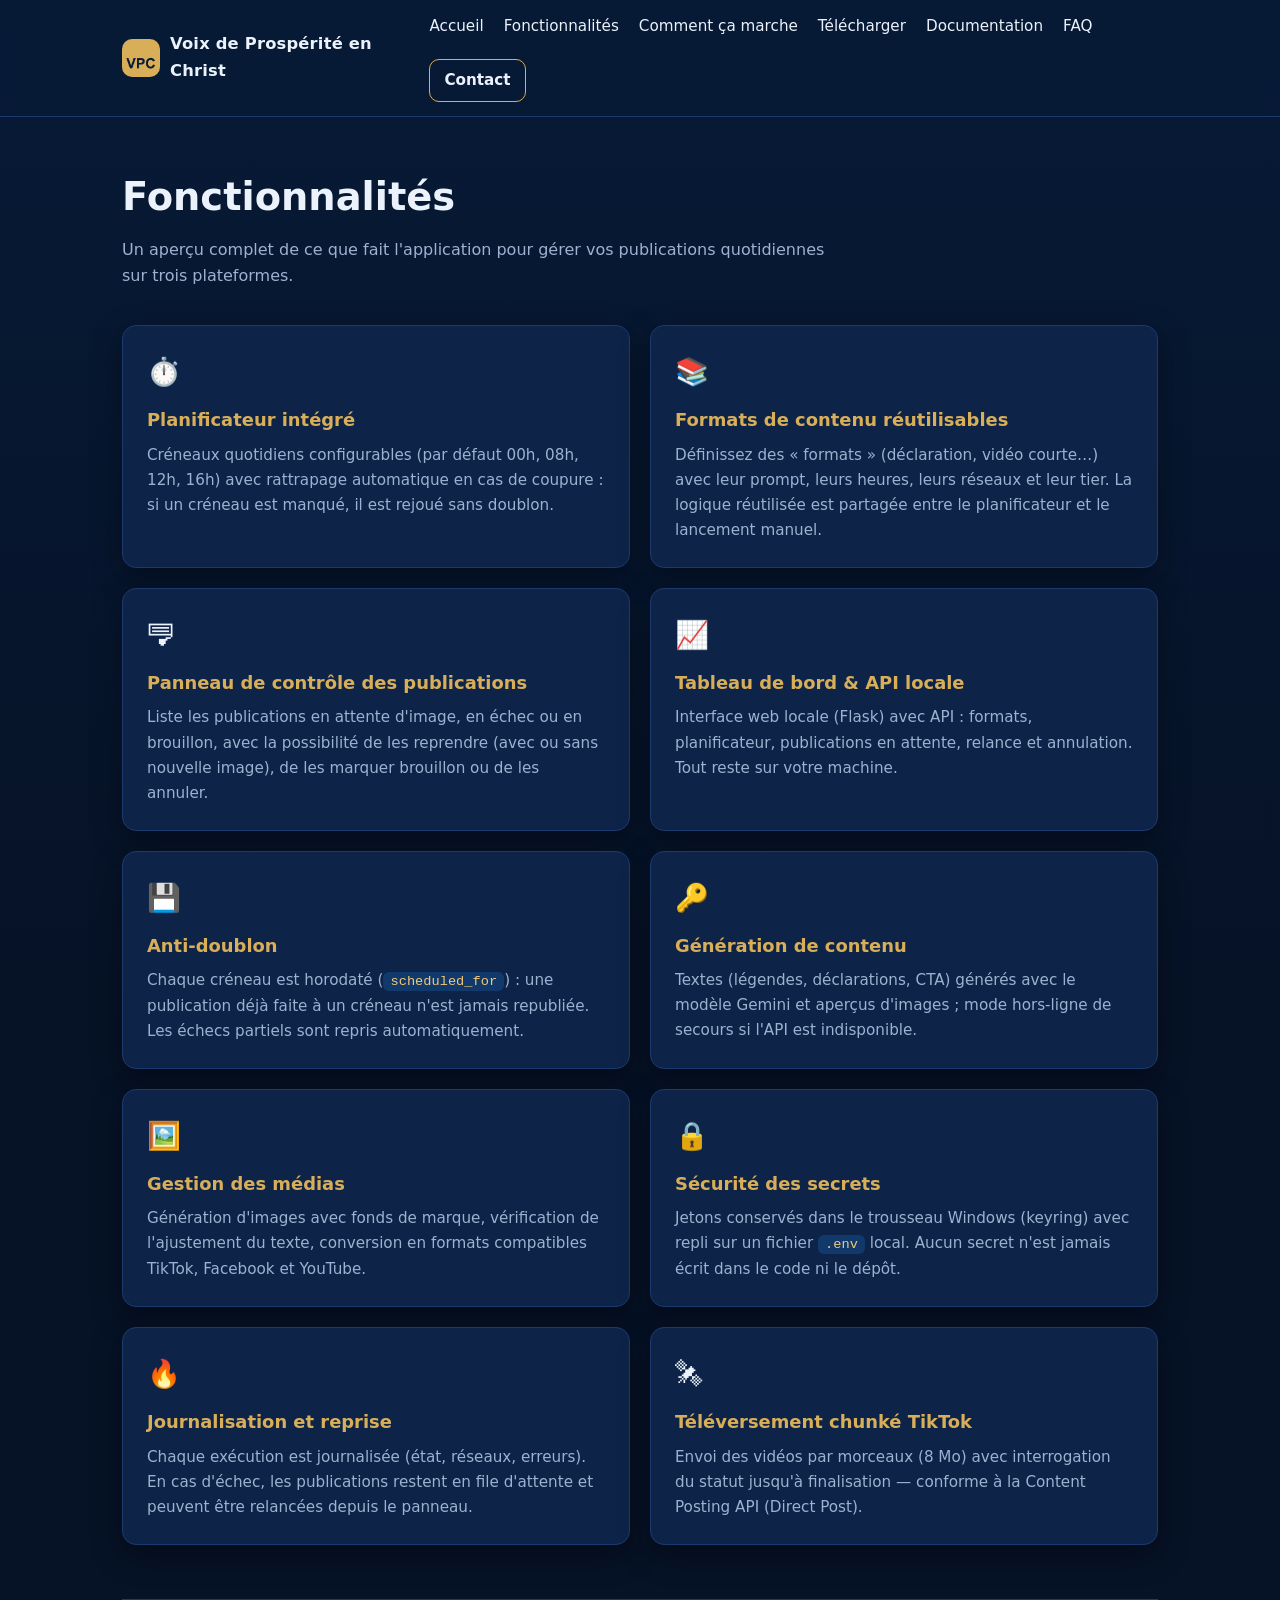
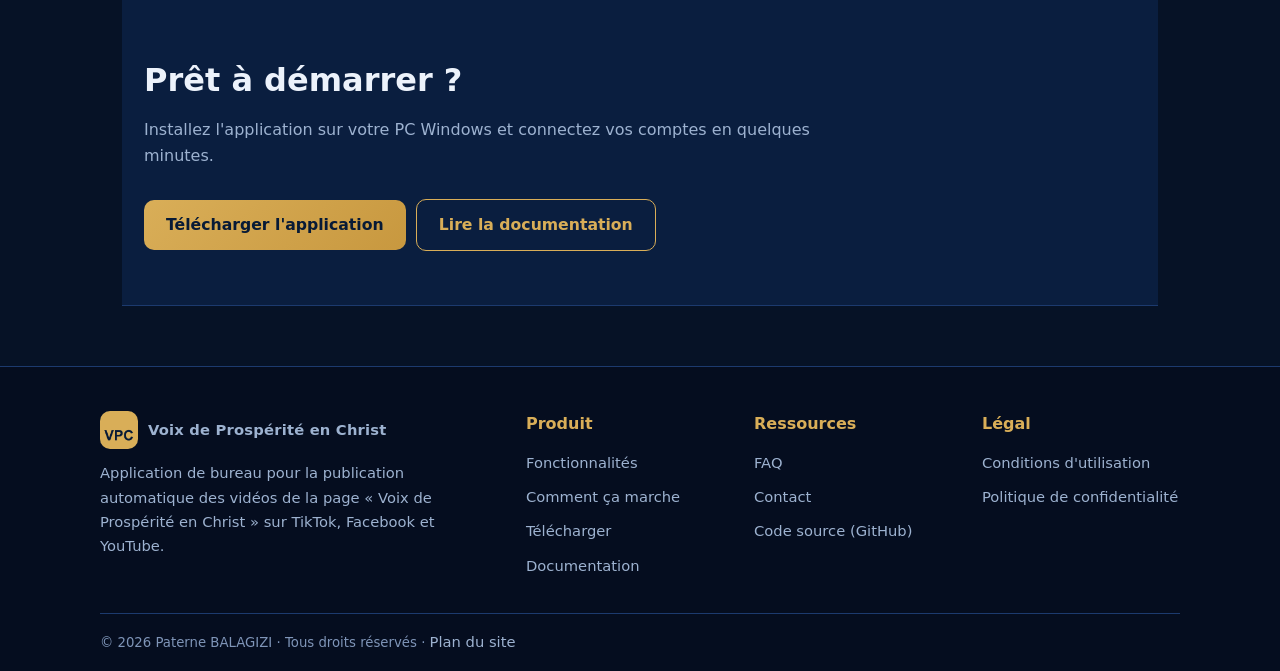
<file: features.html>
﻿<!doctype html>
<html lang="fr"><head>
<meta name="tiktok-developers-site-verification" content="DZ1PIiVGt0Oym69juiEFMK20YsOFN1el" />
<meta charset="utf-8">
<meta name="viewport" content="width=device-width,initial-scale=1">
<title>Fonctionnalités — Voix de Prospérité en Christ</title>
<meta name="description" content="Toutes les fonctionnalités de l'application de publication automatique TikTok, Facebook et YouTube : planification, formats de contenu, panneau de contrôle, sécurité.">
<link rel="icon" type="image/png" href="assets/favicon.png">
<link rel="stylesheet" href="assets/style.css">
</head><body>
<header class="site-header"><div class="container nav">
<a class="brand" href="index.html"><img class="logo" src="assets/app-icon.png" alt="VPC" width="38" height="38"> Voix de Prospérité en Christ</a>
<button class="nav-toggle" aria-label="Menu" onclick="document.body.classList.toggle('nav-open')">&#9776;</button>
<nav class="nav-menu">
  <a href="index.html">Accueil</a>
  <a href="features.html">Fonctionnalités</a>
  <a href="how-it-works.html">Comment ça marche</a>
  <a href="download.html">Télécharger</a>
  <a href="docs.html">Documentation</a>
  <a href="faq.html">FAQ</a>
  <a href="contact.html" class="btn btn-sm btn-outline">Contact</a>
</nav>
</div></header>

<main class="container">
<section class="page-head">
  <h1>Fonctionnalités</h1>
  <p class="sub">Un aperçu complet de ce que fait l'application pour gérer vos publications quotidiennes sur trois plateformes.</p>
</section>

<section class="section" style="padding-top:16px">
  <div class="grid grid-2">
    <div class="card"><div class="icon">&#9201;&#65039;</div><h3>Planificateur intégré</h3><p>Créneaux quotidiens configurables (par défaut 00h, 08h, 12h, 16h) avec rattrapage automatique en cas de coupure : si un créneau est manqué, il est rejoué sans doublon.</p></div>
    <div class="card"><div class="icon">&#128218;</div><h3>Formats de contenu réutilisables</h3><p>Définissez des « formats » (déclaration, vidéo courte…) avec leur prompt, leurs heures, leurs réseaux et leur tier. La logique réutilisée est partagée entre le planificateur et le lancement manuel.</p></div>
    <div class="card"><div class="icon">&#128422;</div><h3>Panneau de contrôle des publications</h3><p>Liste les publications en attente d'image, en échec ou en brouillon, avec la possibilité de les reprendre (avec ou sans nouvelle image), de les marquer brouillon ou de les annuler.</p></div>
    <div class="card"><div class="icon">&#128200;</div><h3>Tableau de bord &amp; API locale</h3><p>Interface web locale (Flask) avec API : formats, planificateur, publications en attente, relance et annulation. Tout reste sur votre machine.</p></div>
    <div class="card"><div class="icon">&#128190;</div><h3>Anti-doublon</h3><p>Chaque créneau est horodaté (<code>scheduled_for</code>) : une publication déjà faite à un créneau n'est jamais republiée. Les échecs partiels sont repris automatiquement.</p></div>
    <div class="card"><div class="icon">&#128273;</div><h3>Génération de contenu</h3><p>Textes (légendes, déclarations, CTA) générés avec le modèle Gemini et aperçus d'images ; mode hors-ligne de secours si l'API est indisponible.</p></div>
    <div class="card"><div class="icon">&#128444;&#65039;</div><h3>Gestion des médias</h3><p>Génération d'images avec fonds de marque, vérification de l'ajustement du texte, conversion en formats compatibles TikTok, Facebook et YouTube.</p></div>
    <div class="card"><div class="icon">&#128274;</div><h3>Sécurité des secrets</h3><p>Jetons conservés dans le trousseau Windows (keyring) avec repli sur un fichier <code>.env</code> local. Aucun secret n'est jamais écrit dans le code ni le dépôt.</p></div>
    <div class="card"><div class="icon">&#128293;</div><h3>Journalisation et reprise</h3><p>Chaque exécution est journalisée (état, réseaux, erreurs). En cas d'échec, les publications restent en file d'attente et peuvent être relancées depuis le panneau.</p></div>
    <div class="card"><div class="icon">&#128752;</div><h3>Téléversement chunké TikTok</h3><p>Envoi des vidéos par morceaux (8 Mo) avec interrogation du statut jusqu'à finalisation — conforme à la Content Posting API (Direct Post).</p></div>
  </div>
</section>

<section class="section section-alt">
  <div class="container">
    <h2>Prêt à démarrer&nbsp;?</h2>
    <p class="sub">Installez l'application sur votre PC Windows et connectez vos comptes en quelques minutes.</p>
    <p><a class="btn" href="download.html">Télécharger l'application</a>&nbsp;&nbsp;<a class="btn btn-outline" href="docs.html">Lire la documentation</a></p>
  </div>
</section>
</main>

<footer class="site-footer"><div class="container footer-grid">
  <div>
    <a class="brand" href="index.html"><img class="logo" src="assets/app-icon.png" alt="VPC" width="38" height="38"> Voix de Prospérité en Christ</a>
    <p class="about" style="margin-top:12px">Application de bureau pour la publication automatique des vidéos de la page « Voix de Prospérité en Christ » sur TikTok, Facebook et YouTube.</p>
  </div>
  <div><h4>Produit</h4><ul>
    <li><a href="features.html">Fonctionnalités</a></li>
    <li><a href="how-it-works.html">Comment ça marche</a></li>
    <li><a href="download.html">Télécharger</a></li>
    <li><a href="docs.html">Documentation</a></li>
  </ul></div>
  <div><h4>Ressources</h4><ul>
    <li><a href="faq.html">FAQ</a></li>
    <li><a href="contact.html">Contact</a></li>
    <li><a href="https://github.com/Paterne01/voix-de-prosperite-en-christ" target="_blank" rel="noopener">Code source (GitHub)</a></li>
  </ul></div>
  <div><h4>Légal</h4><ul>
    <li><a href="terms.html">Conditions d'utilisation</a></li>
    <li><a href="privacy.html">Politique de confidentialité</a></li>
  </ul></div>
</div>
<div class="container copyright">© <span data-year>2026</span> Paterne BALAGIZI · Tous droits réservés · <a href="sitemap.xml">Plan du site</a></div>
</footer>
<script src="assets/main.js"></script>
</body></html>
</file>
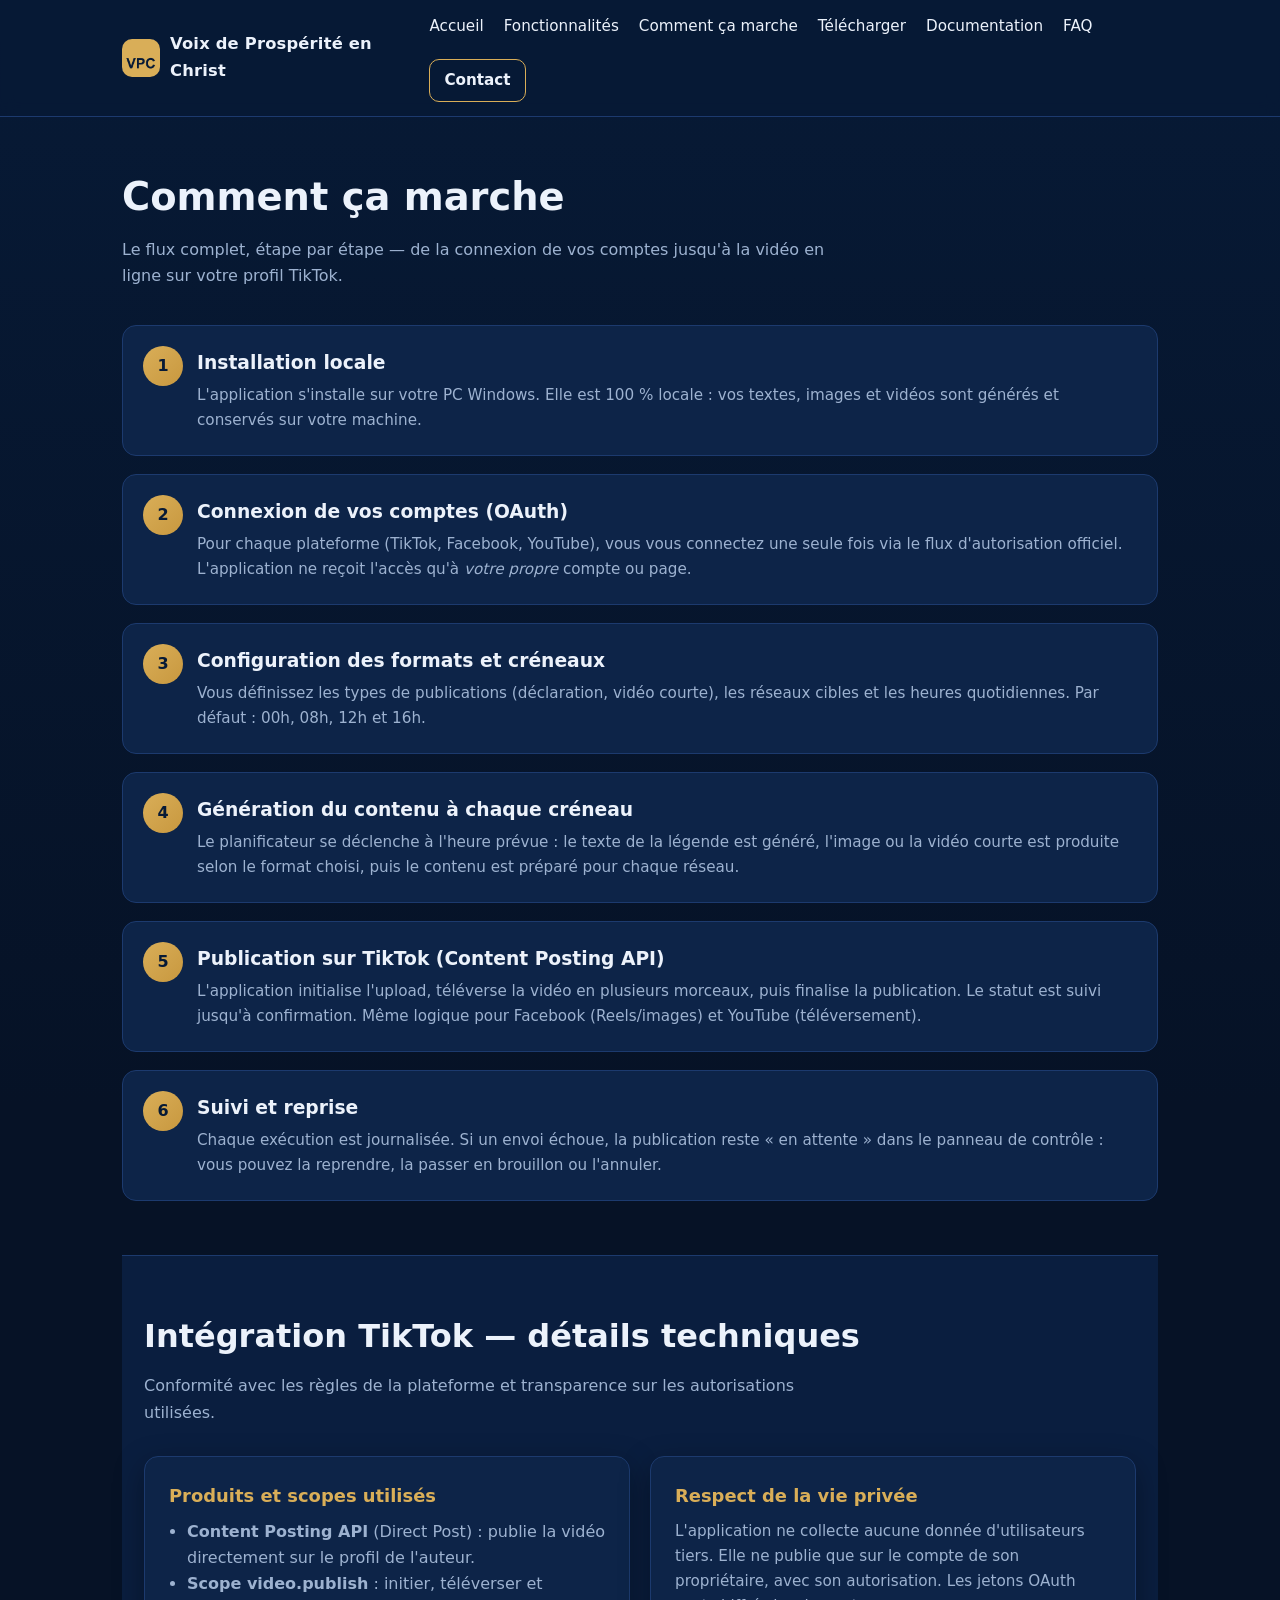
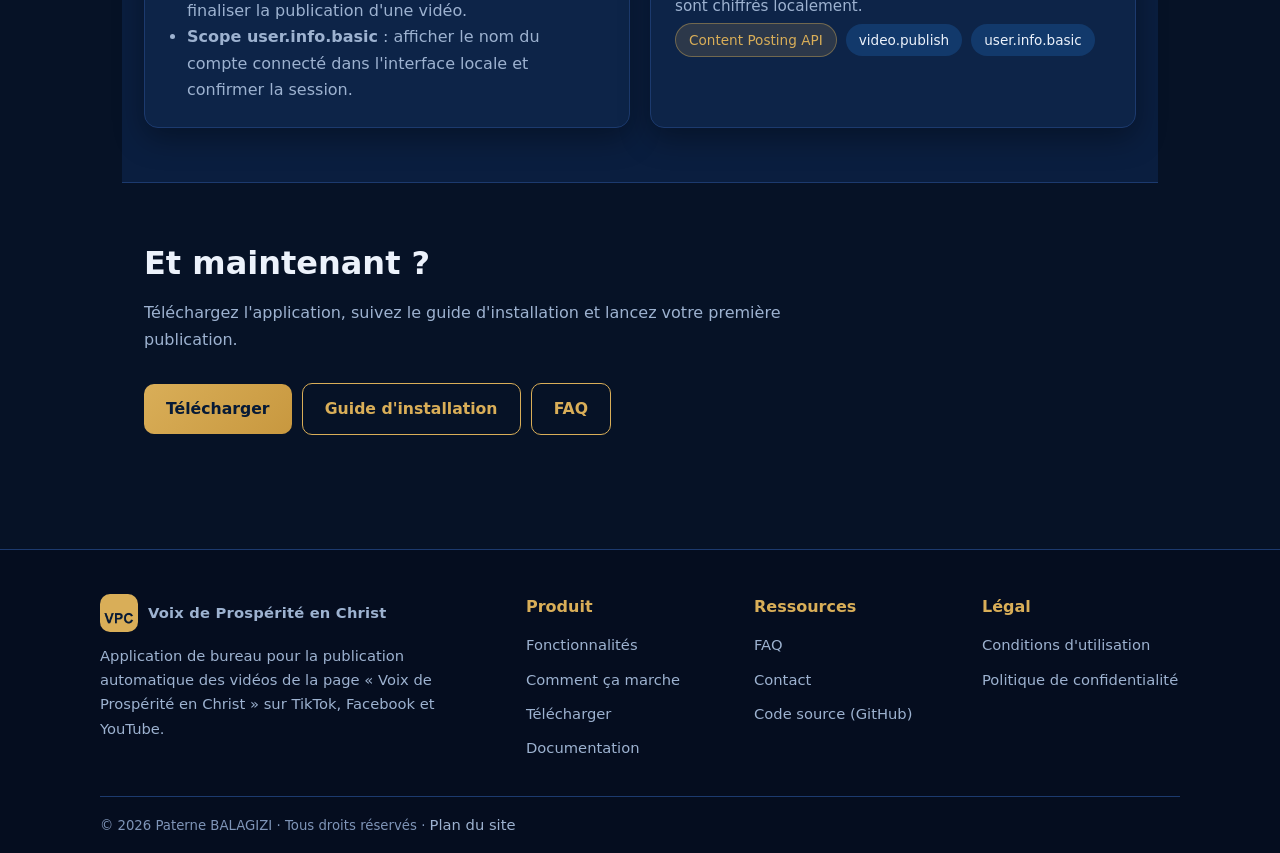
<file: how-it-works.html>
﻿<!doctype html>
<html lang="fr"><head>
<meta name="tiktok-developers-site-verification" content="DZ1PIiVGt0Oym69juiEFMK20YsOFN1el" />
<meta charset="utf-8">
<meta name="viewport" content="width=device-width,initial-scale=1">
<title>Comment ça marche — Voix de Prospérité en Christ</title>
<meta name="description" content="Le fonctionnement détaillé de l'application : connexion des comptes, planification, génération de contenu et publication TikTok via la Content Posting API.">
<link rel="icon" type="image/png" href="assets/favicon.png">
<link rel="stylesheet" href="assets/style.css">
</head><body>
<header class="site-header"><div class="container nav">
<a class="brand" href="index.html"><img class="logo" src="assets/app-icon.png" alt="VPC" width="38" height="38"> Voix de Prospérité en Christ</a>
<button class="nav-toggle" aria-label="Menu" onclick="document.body.classList.toggle('nav-open')">&#9776;</button>
<nav class="nav-menu">
  <a href="index.html">Accueil</a>
  <a href="features.html">Fonctionnalités</a>
  <a href="how-it-works.html">Comment ça marche</a>
  <a href="download.html">Télécharger</a>
  <a href="docs.html">Documentation</a>
  <a href="faq.html">FAQ</a>
  <a href="contact.html" class="btn btn-sm btn-outline">Contact</a>
</nav>
</div></header>

<main class="container">
<section class="page-head">
  <h1>Comment ça marche</h1>
  <p class="sub">Le flux complet, étape par étape — de la connexion de vos comptes jusqu'à la vidéo en ligne sur votre profil TikTok.</p>
</section>

<section class="section" style="padding-top:16px">
  <div class="steps">
    <div class="step"><h3>Installation locale</h3><p>L'application s'installe sur votre PC Windows. Elle est 100&nbsp;% locale : vos textes, images et vidéos sont générés et conservés sur votre machine.</p></div>
    <div class="step"><h3>Connexion de vos comptes (OAuth)</h3><p>Pour chaque plateforme (TikTok, Facebook, YouTube), vous vous connectez une seule fois via le flux d'autorisation officiel. L'application ne reçoit l'accès qu'à <em>votre propre</em> compte ou page.</p></div>
    <div class="step"><h3>Configuration des formats et créneaux</h3><p>Vous définissez les types de publications (déclaration, vidéo courte), les réseaux cibles et les heures quotidiennes. Par défaut : 00h, 08h, 12h et 16h.</p></div>
    <div class="step"><h3>Génération du contenu à chaque créneau</h3><p>Le planificateur se déclenche à l'heure prévue : le texte de la légende est généré, l'image ou la vidéo courte est produite selon le format choisi, puis le contenu est préparé pour chaque réseau.</p></div>
    <div class="step"><h3>Publication sur TikTok (Content Posting API)</h3><p>L'application initialise l'upload, téléverse la vidéo en plusieurs morceaux, puis finalise la publication. Le statut est suivi jusqu'à confirmation. Même logique pour Facebook (Reels/images) et YouTube (téléversement).</p></div>
    <div class="step"><h3>Suivi et reprise</h3><p>Chaque exécution est journalisée. Si un envoi échoue, la publication reste « en attente » dans le panneau de contrôle : vous pouvez la reprendre, la passer en brouillon ou l'annuler.</p></div>
  </div>
</section>

<section class="section section-alt">
  <div class="container">
    <h2>Intégration TikTok — détails techniques</h2>
    <p class="sub">Conformité avec les règles de la plateforme et transparence sur les autorisations utilisées.</p>
    <div class="grid grid-2">
      <div class="card">
        <h3>Produits et scopes utilisés</h3>
        <ul style="padding-left:18px;color:var(--muted)">
          <li><strong>Content Posting API</strong> (Direct Post) : publie la vidéo directement sur le profil de l'auteur.</li>
          <li><strong>Scope video.publish</strong> : initier, téléverser et finaliser la publication d'une vidéo.</li>
          <li><strong>Scope user.info.basic</strong> : afficher le nom du compte connecté dans l'interface locale et confirmer la session.</li>
        </ul>
      </div>
      <div class="card">
        <h3>Respect de la vie privée</h3>
        <p>L'application ne collecte aucune donnée d'utilisateurs tiers. Elle ne publie que sur le compte de son propriétaire, avec son autorisation. Les jetons OAuth sont chiffrés localement.</p>
        <div>
          <span class="pill gold">Content Posting API</span>
          <span class="pill">video.publish</span>
          <span class="pill">user.info.basic</span>
        </div>
      </div>
    </div>
  </div>
</section>

<section class="section">
  <div class="container">
    <h2>Et maintenant&nbsp;?</h2>
    <p class="sub">Téléchargez l'application, suivez le guide d'installation et lancez votre première publication.</p>
    <p><a class="btn" href="download.html">Télécharger</a>&nbsp;&nbsp;<a class="btn btn-outline" href="docs.html">Guide d'installation</a>&nbsp;&nbsp;<a class="btn btn-outline" href="faq.html">FAQ</a></p>
  </div>
</section>
</main>

<footer class="site-footer"><div class="container footer-grid">
  <div>
    <a class="brand" href="index.html"><img class="logo" src="assets/app-icon.png" alt="VPC" width="38" height="38"> Voix de Prospérité en Christ</a>
    <p class="about" style="margin-top:12px">Application de bureau pour la publication automatique des vidéos de la page « Voix de Prospérité en Christ » sur TikTok, Facebook et YouTube.</p>
  </div>
  <div><h4>Produit</h4><ul>
    <li><a href="features.html">Fonctionnalités</a></li>
    <li><a href="how-it-works.html">Comment ça marche</a></li>
    <li><a href="download.html">Télécharger</a></li>
    <li><a href="docs.html">Documentation</a></li>
  </ul></div>
  <div><h4>Ressources</h4><ul>
    <li><a href="faq.html">FAQ</a></li>
    <li><a href="contact.html">Contact</a></li>
    <li><a href="https://github.com/Paterne01/voix-de-prosperite-en-christ" target="_blank" rel="noopener">Code source (GitHub)</a></li>
  </ul></div>
  <div><h4>Légal</h4><ul>
    <li><a href="terms.html">Conditions d'utilisation</a></li>
    <li><a href="privacy.html">Politique de confidentialité</a></li>
  </ul></div>
</div>
<div class="container copyright">© <span data-year>2026</span> Paterne BALAGIZI · Tous droits réservés · <a href="sitemap.xml">Plan du site</a></div>
</footer>
<script src="assets/main.js"></script>
</body></html>
</file>
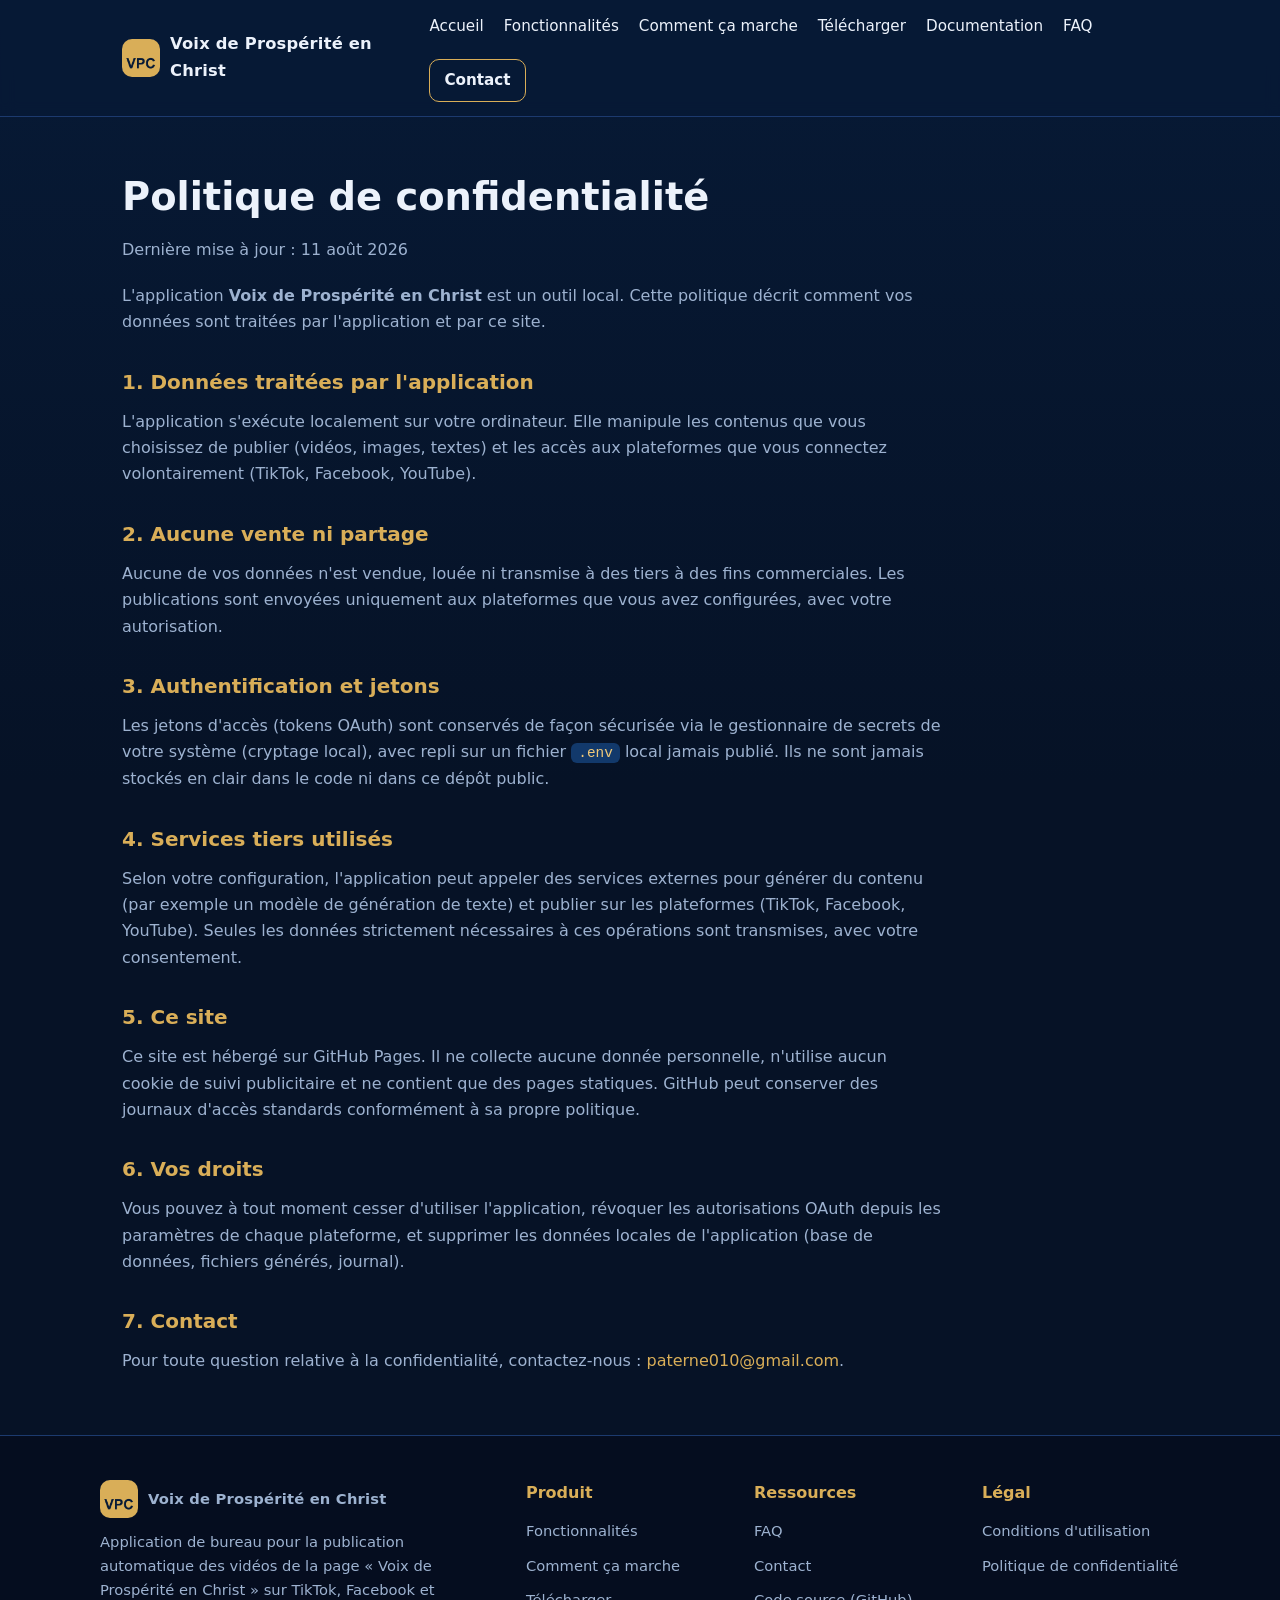
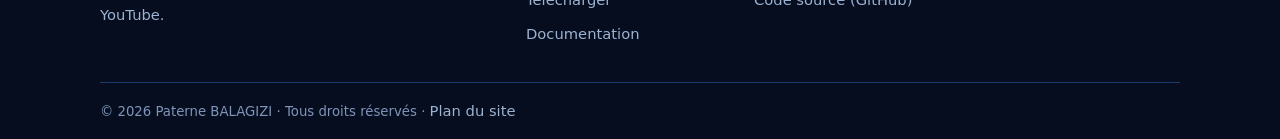
<file: privacy.html>
﻿<!doctype html>
<html lang="fr"><head>
<meta name="tiktok-developers-site-verification" content="DZ1PIiVGt0Oym69juiEFMK20YsOFN1el" />
<meta charset="utf-8">
<meta name="viewport" content="width=device-width,initial-scale=1">
<title>Politique de confidentialité — Voix de Prospérité en Christ</title>
<meta name="description" content="Politique de confidentialité de l'application de publication automatique Voix de Prospérité en Christ.">
<link rel="icon" type="image/png" href="assets/favicon.png">
<link rel="stylesheet" href="assets/style.css">
</head><body>
<header class="site-header"><div class="container nav">
<a class="brand" href="index.html"><img class="logo" src="assets/app-icon.png" alt="VPC" width="38" height="38"> Voix de Prospérité en Christ</a>
<button class="nav-toggle" aria-label="Menu" onclick="document.body.classList.toggle('nav-open')">&#9776;</button>
<nav class="nav-menu">
  <a href="index.html">Accueil</a>
  <a href="features.html">Fonctionnalités</a>
  <a href="how-it-works.html">Comment ça marche</a>
  <a href="download.html">Télécharger</a>
  <a href="docs.html">Documentation</a>
  <a href="faq.html">FAQ</a>
  <a href="contact.html" class="btn btn-sm btn-outline">Contact</a>
</nav>
</div></header>

<main class="container">
<section class="page-head">
  <h1>Politique de confidentialité</h1>
  <p class="sub">Dernière mise à jour : 11 août 2026</p>
</section>

<article class="prose">
  <p>L'application <strong>Voix de Prospérité en Christ</strong> est un outil local. Cette politique décrit comment vos données sont traitées par l'application et par ce site.</p>

  <h2>1. Données traitées par l'application</h2>
  <p>L'application s'exécute localement sur votre ordinateur. Elle manipule les contenus que vous choisissez de publier (vidéos, images, textes) et les accès aux plateformes que vous connectez volontairement (TikTok, Facebook, YouTube).</p>

  <h2>2. Aucune vente ni partage</h2>
  <p>Aucune de vos données n'est vendue, louée ni transmise à des tiers à des fins commerciales. Les publications sont envoyées uniquement aux plateformes que vous avez configurées, avec votre autorisation.</p>

  <h2>3. Authentification et jetons</h2>
  <p>Les jetons d'accès (tokens OAuth) sont conservés de façon sécurisée via le gestionnaire de secrets de votre système (cryptage local), avec repli sur un fichier <code>.env</code> local jamais publié. Ils ne sont jamais stockés en clair dans le code ni dans ce dépôt public.</p>

  <h2>4. Services tiers utilisés</h2>
  <p>Selon votre configuration, l'application peut appeler des services externes pour générer du contenu (par exemple un modèle de génération de texte) et publier sur les plateformes (TikTok, Facebook, YouTube). Seules les données strictement nécessaires à ces opérations sont transmises, avec votre consentement.</p>

  <h2>5. Ce site</h2>
  <p>Ce site est hébergé sur GitHub Pages. Il ne collecte aucune donnée personnelle, n'utilise aucun cookie de suivi publicitaire et ne contient que des pages statiques. GitHub peut conserver des journaux d'accès standards conformément à sa propre politique.</p>

  <h2>6. Vos droits</h2>
  <p>Vous pouvez à tout moment cesser d'utiliser l'application, révoquer les autorisations OAuth depuis les paramètres de chaque plateforme, et supprimer les données locales de l'application (base de données, fichiers générés, journal).</p>

  <h2>7. Contact</h2>
  <p>Pour toute question relative à la confidentialité, contactez-nous : <a href="mailto:paterne010@gmail.com">paterne010@gmail.com</a>.</p>
</article>
</main>

<footer class="site-footer"><div class="container footer-grid">
  <div>
    <a class="brand" href="index.html"><img class="logo" src="assets/app-icon.png" alt="VPC" width="38" height="38"> Voix de Prospérité en Christ</a>
    <p class="about" style="margin-top:12px">Application de bureau pour la publication automatique des vidéos de la page « Voix de Prospérité en Christ » sur TikTok, Facebook et YouTube.</p>
  </div>
  <div><h4>Produit</h4><ul>
    <li><a href="features.html">Fonctionnalités</a></li>
    <li><a href="how-it-works.html">Comment ça marche</a></li>
    <li><a href="download.html">Télécharger</a></li>
    <li><a href="docs.html">Documentation</a></li>
  </ul></div>
  <div><h4>Ressources</h4><ul>
    <li><a href="faq.html">FAQ</a></li>
    <li><a href="contact.html">Contact</a></li>
    <li><a href="https://github.com/Paterne01/voix-de-prosperite-en-christ" target="_blank" rel="noopener">Code source (GitHub)</a></li>
  </ul></div>
  <div><h4>Légal</h4><ul>
    <li><a href="terms.html">Conditions d'utilisation</a></li>
    <li><a href="privacy.html">Politique de confidentialité</a></li>
  </ul></div>
</div>
<div class="container copyright">© <span data-year>2026</span> Paterne BALAGIZI · Tous droits réservés · <a href="sitemap.xml">Plan du site</a></div>
</footer>
<script src="assets/main.js"></script>
</body></html>
</file>
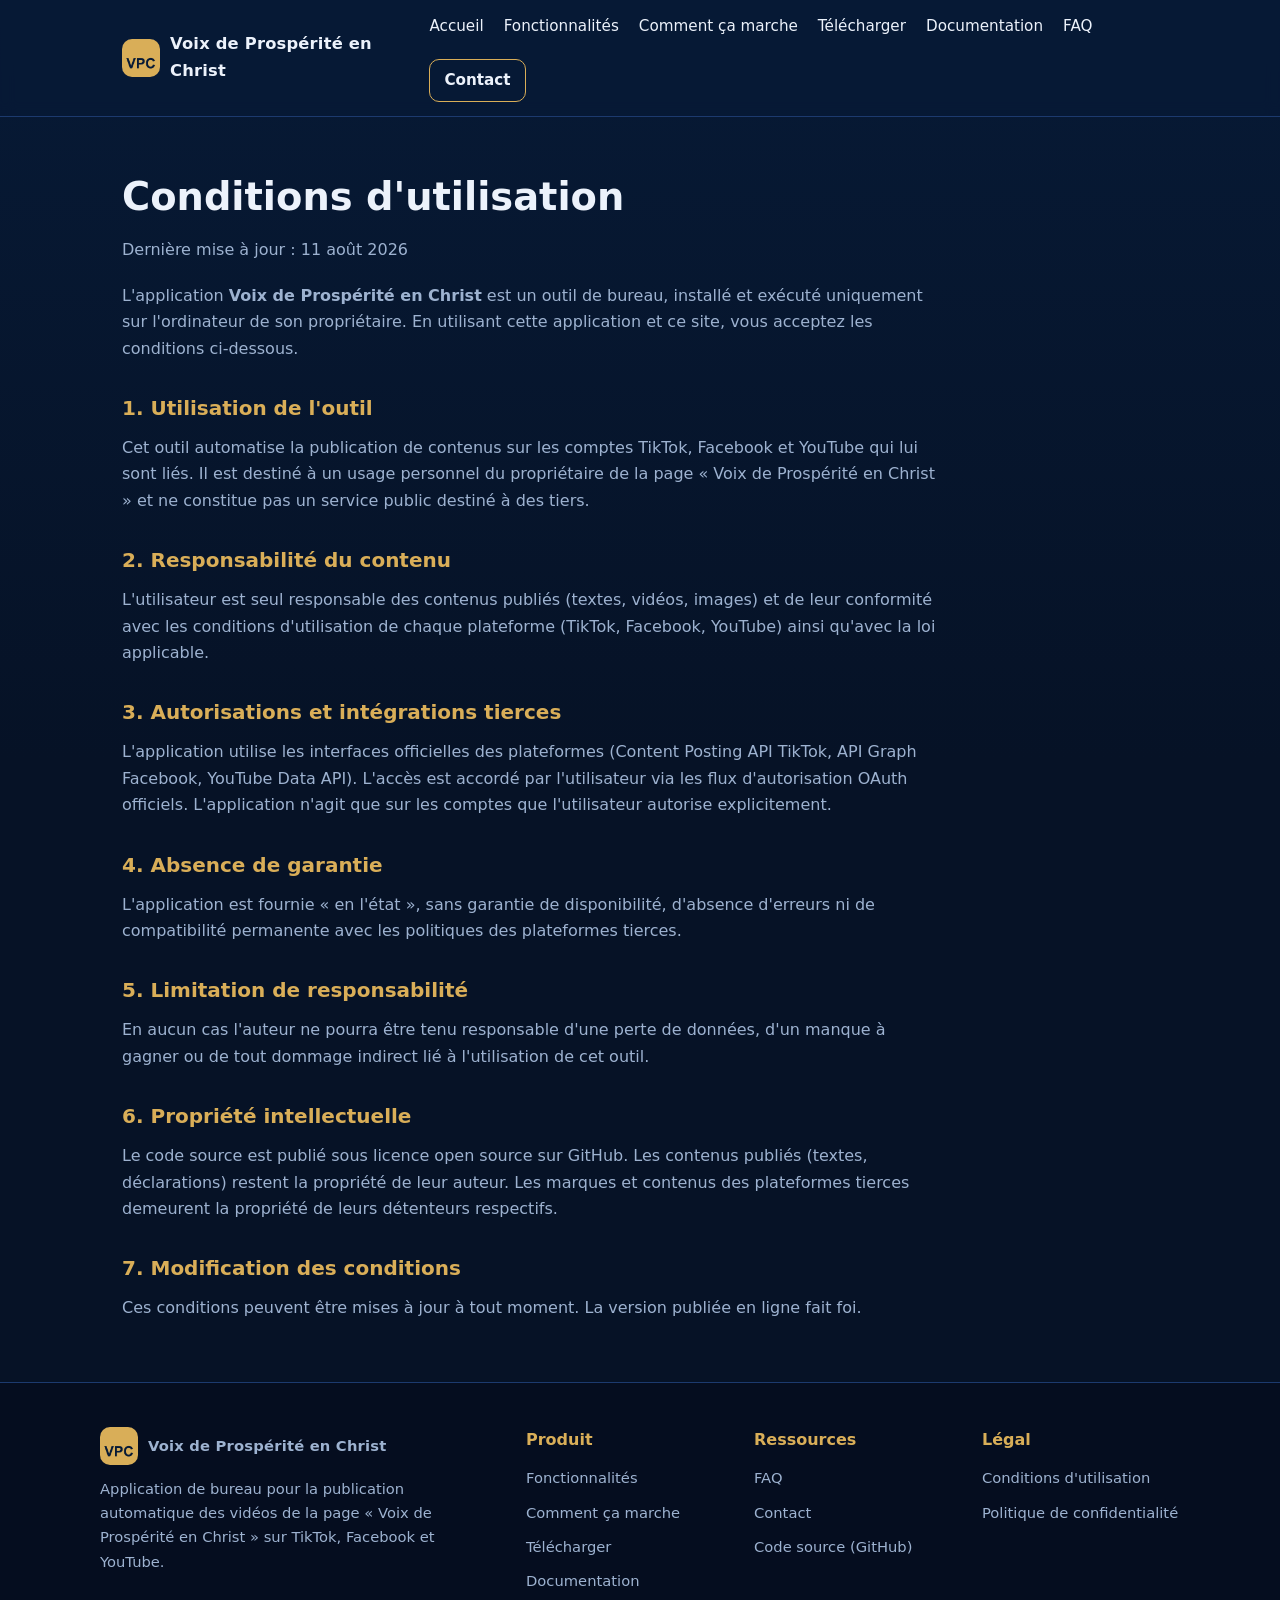
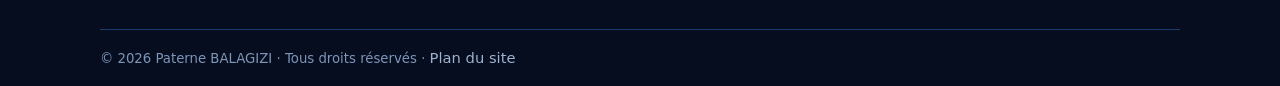
<file: terms.html>
﻿<!doctype html>
<html lang="fr"><head>
<meta name="tiktok-developers-site-verification" content="DZ1PIiVGt0Oym69juiEFMK20YsOFN1el" />
<meta charset="utf-8">
<meta name="viewport" content="width=device-width,initial-scale=1">
<title>Conditions d'utilisation — Voix de Prospérité en Christ</title>
<meta name="description" content="Conditions d'utilisation de l'application de publication automatique Voix de Prospérité en Christ.">
<link rel="icon" type="image/png" href="assets/favicon.png">
<link rel="stylesheet" href="assets/style.css">
</head><body>
<header class="site-header"><div class="container nav">
<a class="brand" href="index.html"><img class="logo" src="assets/app-icon.png" alt="VPC" width="38" height="38"> Voix de Prospérité en Christ</a>
<button class="nav-toggle" aria-label="Menu" onclick="document.body.classList.toggle('nav-open')">&#9776;</button>
<nav class="nav-menu">
  <a href="index.html">Accueil</a>
  <a href="features.html">Fonctionnalités</a>
  <a href="how-it-works.html">Comment ça marche</a>
  <a href="download.html">Télécharger</a>
  <a href="docs.html">Documentation</a>
  <a href="faq.html">FAQ</a>
  <a href="contact.html" class="btn btn-sm btn-outline">Contact</a>
</nav>
</div></header>

<main class="container">
<section class="page-head">
  <h1>Conditions d'utilisation</h1>
  <p class="sub">Dernière mise à jour : 11 août 2026</p>
</section>

<article class="prose">
  <p>L'application <strong>Voix de Prospérité en Christ</strong> est un outil de bureau, installé et exécuté uniquement sur l'ordinateur de son propriétaire. En utilisant cette application et ce site, vous acceptez les conditions ci-dessous.</p>

  <h2>1. Utilisation de l'outil</h2>
  <p>Cet outil automatise la publication de contenus sur les comptes TikTok, Facebook et YouTube qui lui sont liés. Il est destiné à un usage personnel du propriétaire de la page « Voix de Prospérité en Christ » et ne constitue pas un service public destiné à des tiers.</p>

  <h2>2. Responsabilité du contenu</h2>
  <p>L'utilisateur est seul responsable des contenus publiés (textes, vidéos, images) et de leur conformité avec les conditions d'utilisation de chaque plateforme (TikTok, Facebook, YouTube) ainsi qu'avec la loi applicable.</p>

  <h2>3. Autorisations et intégrations tierces</h2>
  <p>L'application utilise les interfaces officielles des plateformes (Content Posting API TikTok, API Graph Facebook, YouTube Data API). L'accès est accordé par l'utilisateur via les flux d'autorisation OAuth officiels. L'application n'agit que sur les comptes que l'utilisateur autorise explicitement.</p>

  <h2>4. Absence de garantie</h2>
  <p>L'application est fournie « en l'état », sans garantie de disponibilité, d'absence d'erreurs ni de compatibilité permanente avec les politiques des plateformes tierces.</p>

  <h2>5. Limitation de responsabilité</h2>
  <p>En aucun cas l'auteur ne pourra être tenu responsable d'une perte de données, d'un manque à gagner ou de tout dommage indirect lié à l'utilisation de cet outil.</p>

  <h2>6. Propriété intellectuelle</h2>
  <p>Le code source est publié sous licence open source sur GitHub. Les contenus publiés (textes, déclarations) restent la propriété de leur auteur. Les marques et contenus des plateformes tierces demeurent la propriété de leurs détenteurs respectifs.</p>

  <h2>7. Modification des conditions</h2>
  <p>Ces conditions peuvent être mises à jour à tout moment. La version publiée en ligne fait foi.</p>
</article>
</main>

<footer class="site-footer"><div class="container footer-grid">
  <div>
    <a class="brand" href="index.html"><img class="logo" src="assets/app-icon.png" alt="VPC" width="38" height="38"> Voix de Prospérité en Christ</a>
    <p class="about" style="margin-top:12px">Application de bureau pour la publication automatique des vidéos de la page « Voix de Prospérité en Christ » sur TikTok, Facebook et YouTube.</p>
  </div>
  <div><h4>Produit</h4><ul>
    <li><a href="features.html">Fonctionnalités</a></li>
    <li><a href="how-it-works.html">Comment ça marche</a></li>
    <li><a href="download.html">Télécharger</a></li>
    <li><a href="docs.html">Documentation</a></li>
  </ul></div>
  <div><h4>Ressources</h4><ul>
    <li><a href="faq.html">FAQ</a></li>
    <li><a href="contact.html">Contact</a></li>
    <li><a href="https://github.com/Paterne01/voix-de-prosperite-en-christ" target="_blank" rel="noopener">Code source (GitHub)</a></li>
  </ul></div>
  <div><h4>Légal</h4><ul>
    <li><a href="terms.html">Conditions d'utilisation</a></li>
    <li><a href="privacy.html">Politique de confidentialité</a></li>
  </ul></div>
</div>
<div class="container copyright">© <span data-year>2026</span> Paterne BALAGIZI · Tous droits réservés · <a href="sitemap.xml">Plan du site</a></div>
</footer>
<script src="assets/main.js"></script>
</body></html>
</file>
<file: assets/style.css>
:root {
  --bg: #061226;
  --bg-top: #071a36;
  --card: #0d2448;
  --card-soft: #0a1e3f;
  --line: #1c3a6e;
  --gold: #d9ae58;
  --gold-2: #f0c979;
  --text: #ecf2fb;
  --muted: #9db2d0;
  --ok: #4ade80;
  --warn: #fbbf24;
  --radius: 14px;
  --shadow: 0 10px 30px rgba(0, 0, 0, 0.35);
}
* { box-sizing: border-box; margin: 0; padding: 0; }
html { scroll-behavior: smooth; }
body {
  font-family: "Segoe UI", system-ui, -apple-system, sans-serif;
  background: linear-gradient(180deg, var(--bg-top) 0%, var(--bg) 45%);
  color: var(--text);
  line-height: 1.65;
  min-height: 100vh;
}
a { color: var(--gold); text-decoration: none; }
a:hover { color: var(--gold-2); text-decoration: underline; }
.container { max-width: 1080px; margin: 0 auto; padding: 0 22px; }

/* ── Header ─────────────────────────────── */
.site-header {
  position: sticky; top: 0; z-index: 50;
  background: rgba(7, 26, 54, 0.92);
  backdrop-filter: blur(8px);
  border-bottom: 1px solid var(--line);
}
.nav { display: flex; align-items: center; justify-content: space-between; gap: 16px; padding-top: 14px; padding-bottom: 14px; }
.brand { display: flex; align-items: center; gap: 10px; color: var(--text); font-weight: 700; font-size: 1.02rem; letter-spacing: 0.2px; }
.brand:hover { text-decoration: none; color: var(--gold-2); }
.logo {
  display: inline-flex; align-items: center; justify-content: center;
  width: 38px; height: 38px; border-radius: 10px;
  background: transparent; color: #071a36;
  font-weight: 800; font-size: 0.95rem; letter-spacing: 0.5px;
  object-fit: cover;
}
.nav-menu { display: flex; align-items: center; gap: 20px; flex-wrap: wrap; }
.nav-menu a { color: var(--text); font-size: 0.95rem; }
.nav-menu a:hover { color: var(--gold); text-decoration: none; }
.nav-toggle { display: none; background: none; border: 1px solid var(--line); color: var(--gold); border-radius: 8px; padding: 6px 10px; font-size: 1.1rem; cursor: pointer; }

/* ── Hero ──────────────────────────────── */
.hero { padding: 70px 0 46px; text-align: center; }
.hero .kicker { color: var(--gold); font-weight: 600; letter-spacing: 1px; text-transform: uppercase; font-size: 0.85rem; }
.hero h1 { font-size: clamp(1.9rem, 4.5vw, 3rem); margin: 14px 0 16px; line-height: 1.2; }
.hero h1 .accent { color: var(--gold); }
.hero p.lead { max-width: 760px; margin: 0 auto 28px; color: var(--muted); font-size: 1.08rem; }
.hero-actions { display: flex; gap: 14px; justify-content: center; flex-wrap: wrap; }
.hero-note { margin-top: 18px; color: var(--muted); font-size: 0.85rem; }

/* ── Buttons ───────────────────────────── */
.btn {
  display: inline-block; padding: 12px 22px; border-radius: 10px;
  background: linear-gradient(135deg, var(--gold), #c8983f);
  color: #071a36; font-weight: 700; font-size: 0.98rem; border: none; cursor: pointer;
  transition: transform 0.12s ease, box-shadow 0.12s ease;
}
.btn:hover { text-decoration: none; transform: translateY(-1px); box-shadow: var(--shadow); color: #071a36; }
.btn-outline { background: transparent; border: 1px solid var(--gold); color: var(--gold); }
.btn-outline:hover { background: rgba(217, 174, 88, 0.1); color: var(--gold); box-shadow: none; }
.btn-sm { padding: 8px 14px; font-size: 0.9rem; }
.btn-block { width: 100%; text-align: center; }

/* ── Sections & cards ──────────────────── */
.section { padding: 54px 0; }
.section-alt { background: var(--card-soft); border-top: 1px solid var(--line); border-bottom: 1px solid var(--line); }
.section h2 { font-size: clamp(1.5rem, 3vw, 2rem); margin-bottom: 10px; }
.section .sub { color: var(--muted); max-width: 700px; margin-bottom: 30px; }
.grid { display: grid; gap: 20px; }
.grid-3 { grid-template-columns: repeat(3, 1fr); }
.grid-2 { grid-template-columns: repeat(2, 1fr); }
.card {
  background: var(--card); border: 1px solid var(--line); border-radius: var(--radius);
  padding: 24px; box-shadow: var(--shadow);
}
.card h3 { color: var(--gold); margin-bottom: 8px; font-size: 1.12rem; }
.card p { color: var(--muted); font-size: 0.95rem; }
.card .icon { font-size: 1.7rem; margin-bottom: 10px; }
.pill { display: inline-block; background: #12396b; color: var(--text); padding: 5px 13px; border-radius: 20px; margin: 4px 4px 0 0; font-size: 0.85rem; }
.pill.gold { background: rgba(217, 174, 88, 0.15); color: var(--gold); border: 1px solid rgba(217, 174, 88, 0.4); }

/* ── Steps ─────────────────────────────── */
.steps { counter-reset: step; display: grid; gap: 18px; }
.step { position: relative; background: var(--card); border: 1px solid var(--line); border-radius: var(--radius); padding: 22px 22px 22px 74px; }
.step::before {
  counter-increment: step; content: counter(step);
  position: absolute; left: 20px; top: 20px;
  width: 40px; height: 40px; border-radius: 50%;
  background: linear-gradient(135deg, var(--gold), #c8983f);
  color: #071a36; font-weight: 800; display: flex; align-items: center; justify-content: center;
}
.step h3 { margin-bottom: 4px; }
.step p { color: var(--muted); font-size: 0.95rem; }

/* ── FAQ ───────────────────────────────── */
.faq details { background: var(--card); border: 1px solid var(--line); border-radius: 12px; padding: 16px 20px; margin-bottom: 12px; }
.faq summary { cursor: pointer; font-weight: 600; color: var(--gold); }
.faq details p { margin-top: 10px; color: var(--muted); font-size: 0.95rem; }

/* ── Tables / docs ─────────────────────── */
table { width: 100%; border-collapse: collapse; font-size: 0.95rem; }
th, td { text-align: left; padding: 10px 12px; border-bottom: 1px solid var(--line); }
th { color: var(--gold); }
code {
  background: #12396b; padding: 2px 7px; border-radius: 6px;
  font-family: Consolas, "Courier New", monospace; font-size: 0.9em; color: var(--gold-2);
}
pre { background: #0a1e3f; border: 1px solid var(--line); border-radius: 10px; padding: 16px; overflow-x: auto; font-size: 0.9rem; }
pre code { background: none; padding: 0; color: var(--text); }

/* ── Page header (inner pages) ─────────── */
.page-head { padding: 48px 0 20px; }
.page-head h1 { font-size: clamp(1.7rem, 3.5vw, 2.4rem); margin-bottom: 8px; }
.page-head .sub { color: var(--muted); max-width: 720px; }
.prose { max-width: 820px; }
.prose h2 { color: var(--gold); margin: 30px 0 10px; font-size: 1.25rem; }
.prose h3 { color: var(--gold-2); margin: 22px 0 8px; }
.prose p, .prose li { color: var(--muted); margin-bottom: 12px; }
.prose ul, .prose ol { padding-left: 22px; margin-bottom: 14px; }

/* ── Footer ────────────────────────────── */
.site-footer { margin-top: 60px; border-top: 1px solid var(--line); background: #050d1f; }
.footer-grid { display: grid; grid-template-columns: 2fr 1fr 1fr 1fr; gap: 30px; padding: 44px 0 26px; }
.site-footer h4 { color: var(--gold); margin-bottom: 12px; font-size: 1rem; }
.site-footer ul { list-style: none; }
.site-footer li { margin-bottom: 8px; }
.site-footer a { color: var(--muted); font-size: 0.92rem; }
.site-footer a:hover { color: var(--gold); text-decoration: none; }
.site-footer .about { color: var(--muted); font-size: 0.92rem; }
.copyright { border-top: 1px solid var(--line); padding: 16px 0; color: #7f95b8; font-size: 0.83rem; }

/* ── Responsive ────────────────────────── */
@media (max-width: 900px) {
  .grid-3 { grid-template-columns: repeat(2, 1fr); }
  .footer-grid { grid-template-columns: 1fr 1fr; }
}
@media (max-width: 640px) {
  .grid-3, .grid-2 { grid-template-columns: 1fr; }
  .footer-grid { grid-template-columns: 1fr; gap: 22px; }
  .nav-toggle { display: block; }
  .nav-menu {
    display: none; flex-direction: column; align-items: flex-start;
    width: 100%; padding: 10px 0 14px; gap: 12px;
  }
  body.nav-open .nav-menu { display: flex; }
  .nav { flex-wrap: wrap; }
}
</file>
